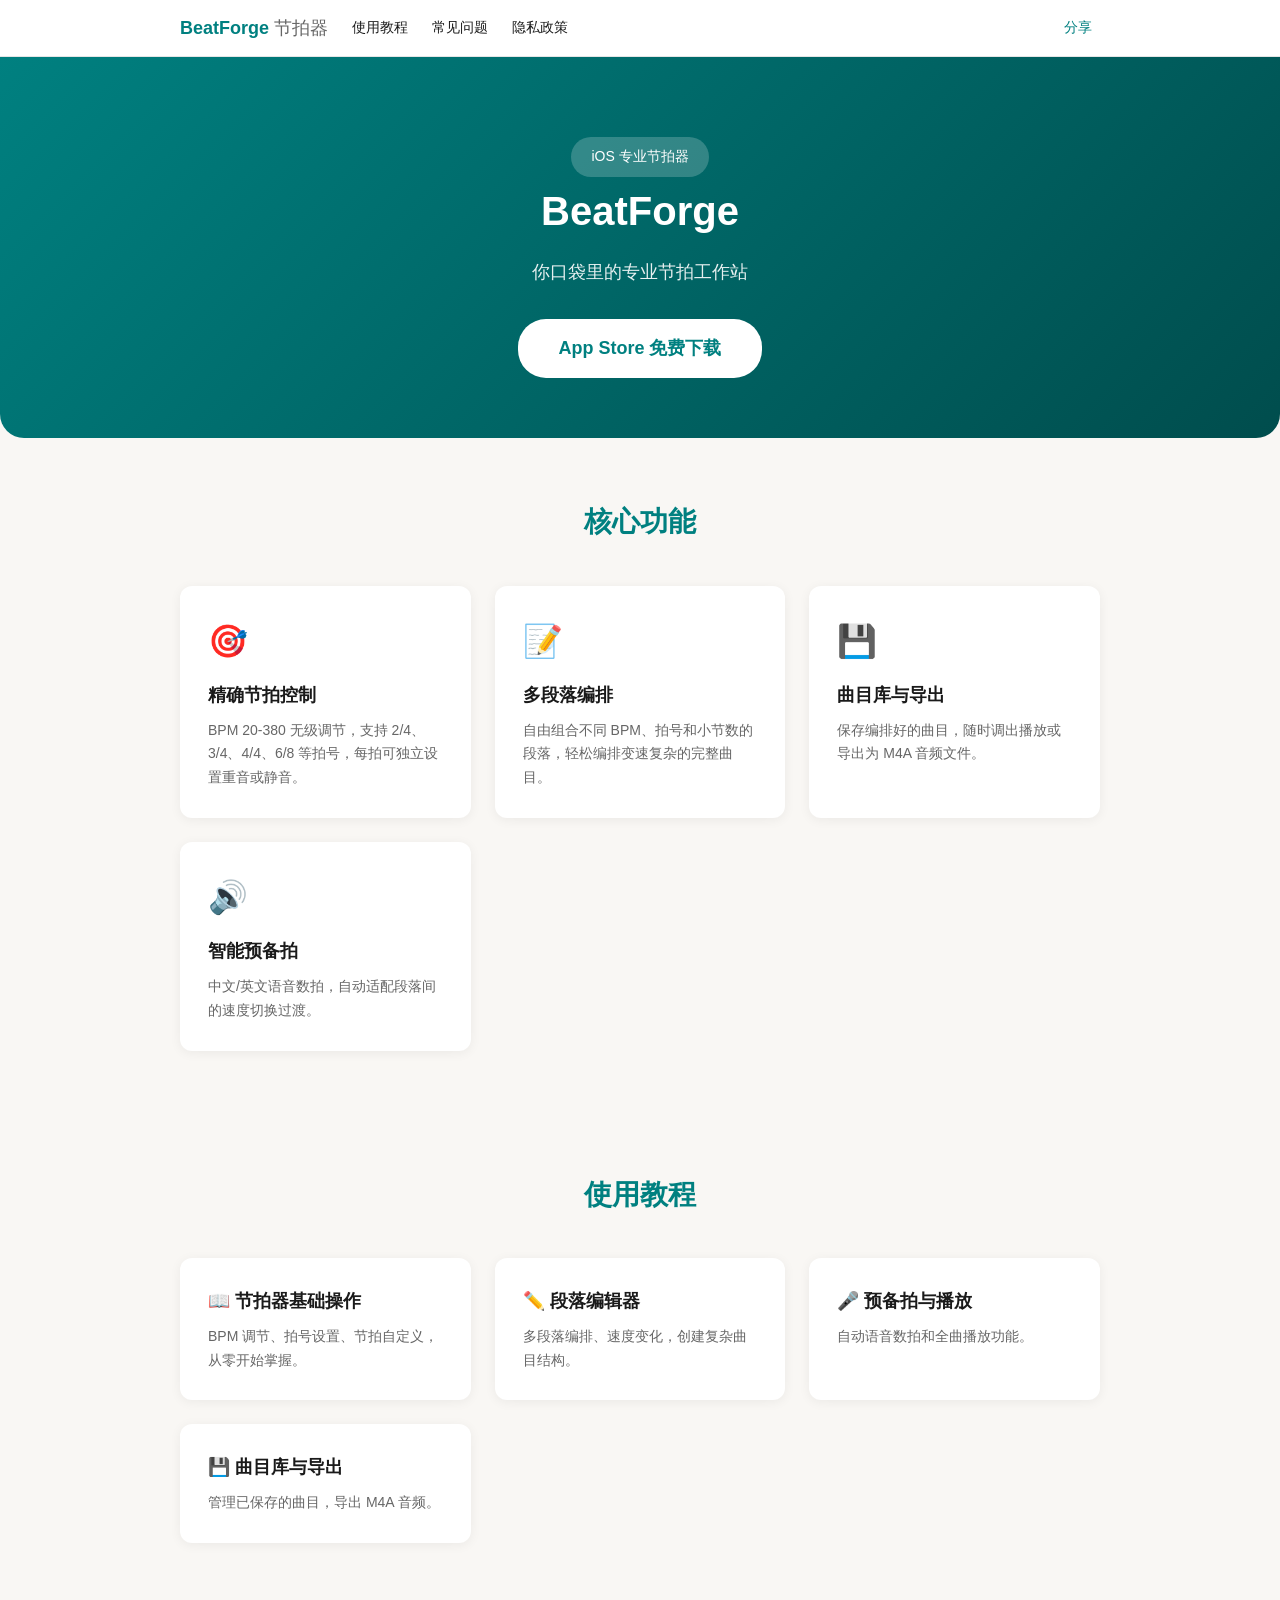
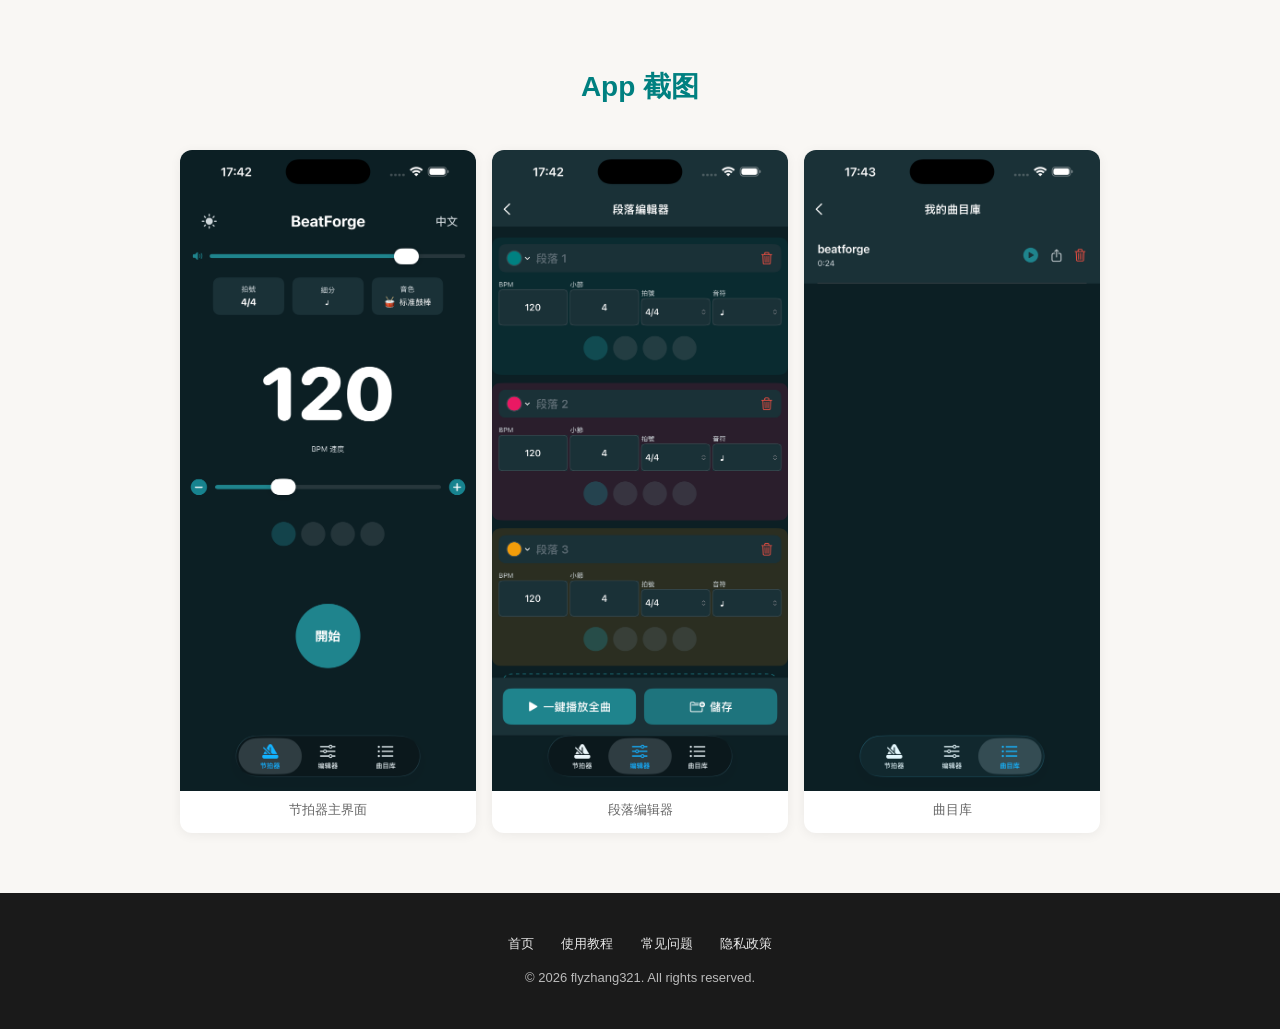
<file: index.html>
<!DOCTYPE html>
<html lang="zh-CN">
<head>
  <meta charset="UTF-8">
  <meta name="viewport" content="width=device-width, initial-scale=1">
  <title>BeatForge — 专业节拍器与音乐编排工具</title>
  <meta name="description" content="BeatForge 是一款专业级节拍器，支持多段落编排、M4A 导出和智能预备拍，为鼓手和音乐创作者设计。">
  <meta property="og:title" content="BeatForge - 专业节拍器">
  <meta property="og:description" content="智能节拍器 · 练鼓编曲必备。BPM 20-380，多段落编排，M4A 导出，免费下载。">
  <meta property="og:image" content="https://flyzhang321.github.io/beatforge-docs/images/screenshot-main.png">
  <meta property="og:url" content="https://flyzhang321.github.io/beatforge-docs/">
  <link rel="stylesheet" href="css/style.css">
  <link rel="icon" href="images/favicon.png">
</head>
<body>

<header>
  <nav>
    <a href="index.html" class="logo">BeatForge <span>节拍器</span></a>
    <a href="tutorials/basic.html">使用教程</a>
    <a href="faq.html">常见问题</a>
    <a href="privacy.html">隐私政策</a>
    <button id="shareBtn" style="background:none;border:none;color:var(--primary);cursor:pointer;font-size:14px;padding:4px 8px;margin-left:auto;">分享</button>
  </nav>
</header>

<section class="hero">
  <div class="badge">iOS 专业节拍器</div>
  <h1>BeatForge</h1>
  <p>你口袋里的专业节拍工作站</p>
  <a href="https://apps.apple.com/app/id6771656387" class="btn-download">App Store 免费下载</a>
</section>

<div class="container">

  <section class="section">
    <h2 class="section-title">核心功能</h2>
    <div class="features-grid">
      <div class="feature-card">
        <div class="icon">🎯</div>
        <h3>精确节拍控制</h3>
        <p>BPM 20-380 无级调节，支持 2/4、3/4、4/4、6/8 等拍号，每拍可独立设置重音或静音。</p>
      </div>
      <div class="feature-card">
        <div class="icon">📝</div>
        <h3>多段落编排</h3>
        <p>自由组合不同 BPM、拍号和小节数的段落，轻松编排变速复杂的完整曲目。</p>
      </div>
      <div class="feature-card">
        <div class="icon">💾</div>
        <h3>曲目库与导出</h3>
        <p>保存编排好的曲目，随时调出播放或导出为 M4A 音频文件。</p>
      </div>
      <div class="feature-card">
        <div class="icon">🔊</div>
        <h3>智能预备拍</h3>
        <p>中文/英文语音数拍，自动适配段落间的速度切换过渡。</p>
      </div>
    </div>
  </section>

  <section class="section">
    <h2 class="section-title">使用教程</h2>
    <div class="features-grid">
      <a href="tutorials/basic.html" class="feature-card" style="color:inherit;display:block;">
        <h3>📖 节拍器基础操作</h3>
        <p>BPM 调节、拍号设置、节拍自定义，从零开始掌握。</p>
      </a>
      <a href="tutorials/editor.html" class="feature-card" style="color:inherit;display:block;">
        <h3>✏️ 段落编辑器</h3>
        <p>多段落编排、速度变化，创建复杂曲目结构。</p>
      </a>
      <a href="tutorials/countin.html" class="feature-card" style="color:inherit;display:block;">
        <h3>🎤 预备拍与播放</h3>
        <p>自动语音数拍和全曲播放功能。</p>
      </a>
      <a href="tutorials/library.html" class="feature-card" style="color:inherit;display:block;">
        <h3>💾 曲目库与导出</h3>
        <p>管理已保存的曲目，导出 M4A 音频。</p>
      </a>
    </div>
  </section>

  <section class="section">
    <h2 class="section-title">App 截图</h2>
    <div class="screenshots">
      <div class="screenshot-card">
        <img src="images/screenshot-main.png" alt="节拍器主界面">
        <div class="label">节拍器主界面</div>
      </div>
      <div class="screenshot-card">
        <img src="images/screenshot-editor.png" alt="段落编辑器">
        <div class="label">段落编辑器</div>
      </div>
      <div class="screenshot-card">
        <img src="images/screenshot-library.png" alt="曲目库">
        <div class="label">曲目库</div>
      </div>
    </div>
  </section>

</div>

<footer>
  <div class="links">
    <a href="index.html">首页</a>
    <a href="tutorials/basic.html">使用教程</a>
    <a href="faq.html">常见问题</a>
    <a href="privacy.html">隐私政策</a>
  </div>
  <p>© 2026 flyzhang321. All rights reserved.</p>
</footer>

<script src="js/script.js"></script>
</body>
</html>
</file>
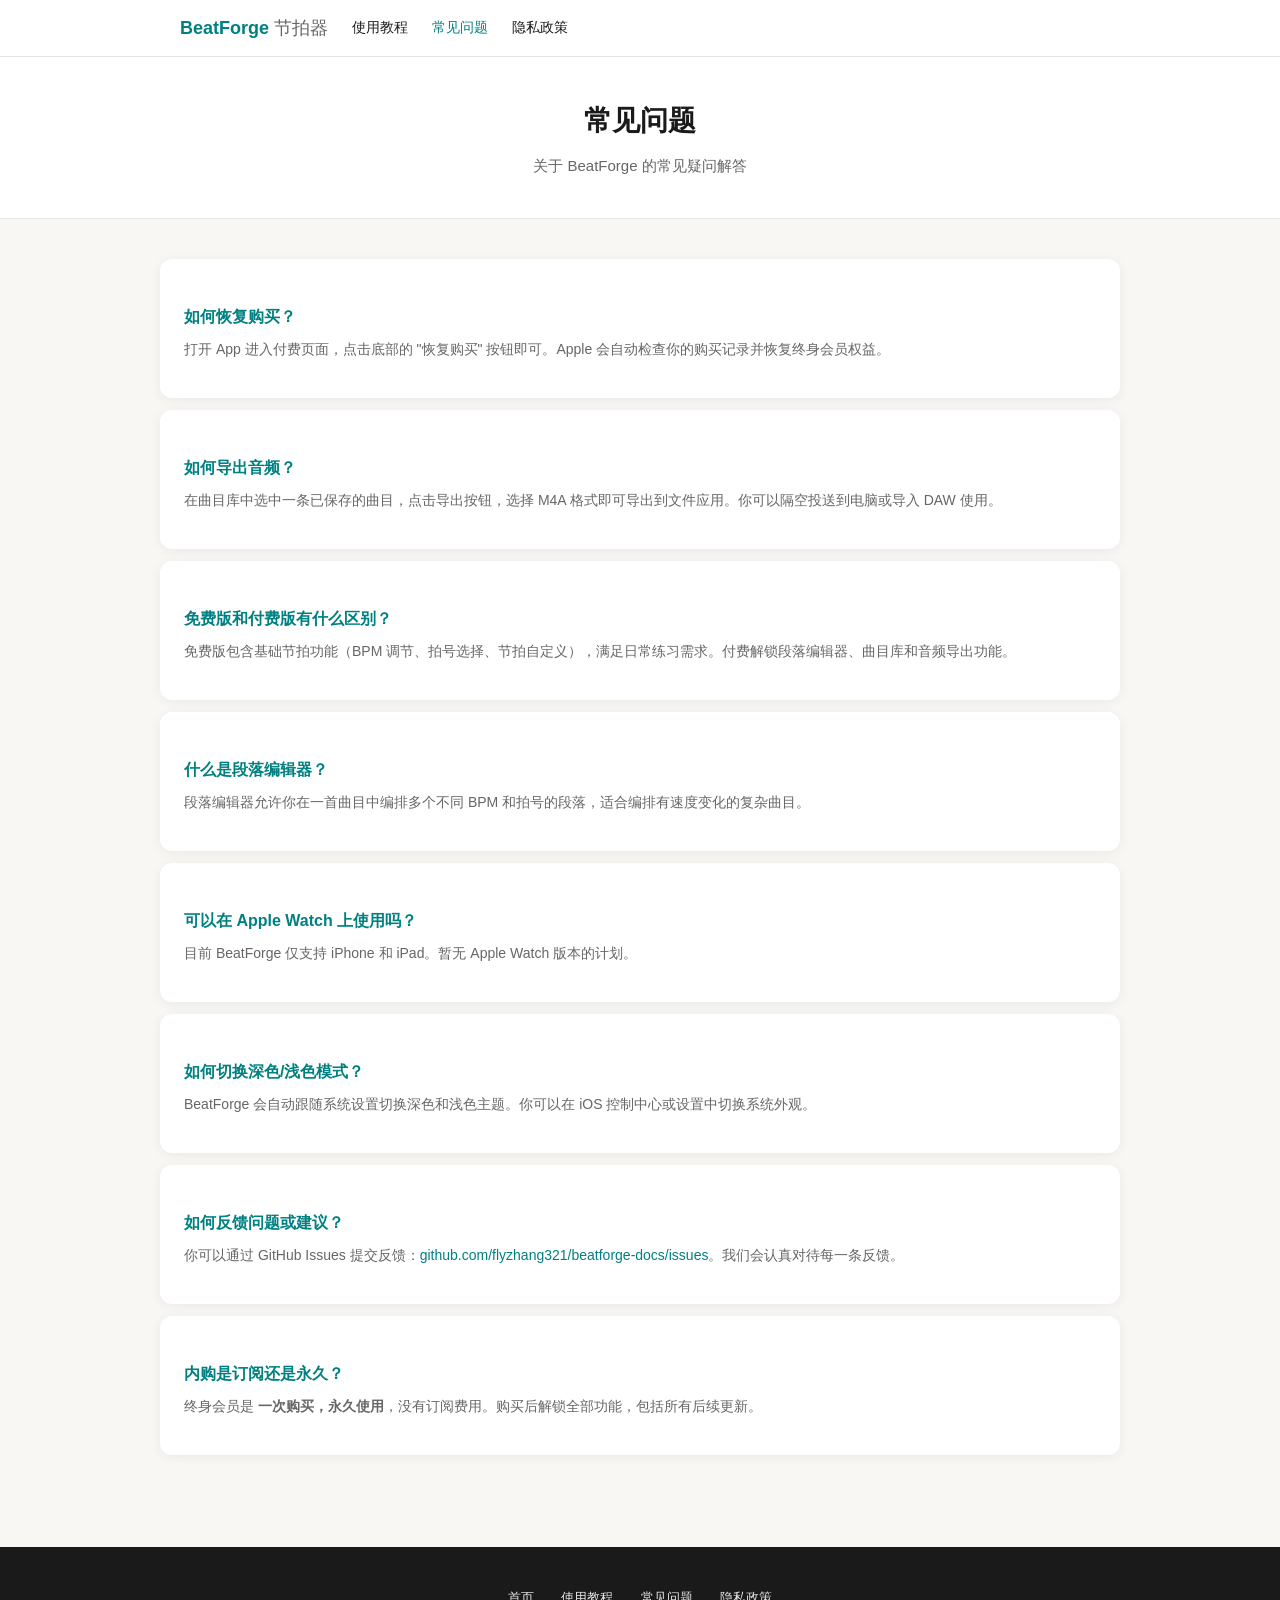
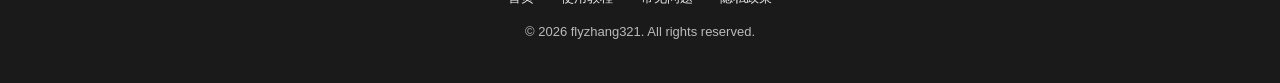
<file: faq.html>
<!DOCTYPE html>
<html lang="zh-CN">
<head>
  <meta charset="UTF-8">
  <meta name="viewport" content="width=device-width, initial-scale=1">
  <title>常见问题 — BeatForge 支持</title>
  <meta name="description" content="BeatForge 常见问题解答：如何使用、内购、导出等。">
  <link rel="stylesheet" href="css/style.css">
</head>
<body>

<header>
  <nav>
    <a href="index.html" class="logo">BeatForge <span>节拍器</span></a>
    <a href="tutorials/basic.html">使用教程</a>
    <a href="faq.html" style="color:var(--primary);">常见问题</a>
    <a href="privacy.html">隐私政策</a>
  </nav>
</header>

<div class="page-header">
  <h1>常见问题</h1>
  <p>关于 BeatForge 的常见疑问解答</p>
</div>

<div class="container content">

  <div class="faq-item">
    <h3>如何恢复购买？</h3>
    <p>打开 App 进入付费页面，点击底部的 "恢复购买" 按钮即可。Apple 会自动检查你的购买记录并恢复终身会员权益。</p>
  </div>

  <div class="faq-item">
    <h3>如何导出音频？</h3>
    <p>在曲目库中选中一条已保存的曲目，点击导出按钮，选择 M4A 格式即可导出到文件应用。你可以隔空投送到电脑或导入 DAW 使用。</p>
  </div>

  <div class="faq-item">
    <h3>免费版和付费版有什么区别？</h3>
    <p>免费版包含基础节拍功能（BPM 调节、拍号选择、节拍自定义），满足日常练习需求。付费解锁段落编辑器、曲目库和音频导出功能。</p>
  </div>

  <div class="faq-item">
    <h3>什么是段落编辑器？</h3>
    <p>段落编辑器允许你在一首曲目中编排多个不同 BPM 和拍号的段落，适合编排有速度变化的复杂曲目。</p>
  </div>

  <div class="faq-item">
    <h3>可以在 Apple Watch 上使用吗？</h3>
    <p>目前 BeatForge 仅支持 iPhone 和 iPad。暂无 Apple Watch 版本的计划。</p>
  </div>

  <div class="faq-item">
    <h3>如何切换深色/浅色模式？</h3>
    <p>BeatForge 会自动跟随系统设置切换深色和浅色主题。你可以在 iOS 控制中心或设置中切换系统外观。</p>
  </div>

  <div class="faq-item">
    <h3>如何反馈问题或建议？</h3>
    <p>你可以通过 GitHub Issues 提交反馈：<a href="https://github.com/flyzhang321/beatforge-docs/issues" target="_blank">github.com/flyzhang321/beatforge-docs/issues</a>。我们会认真对待每一条反馈。</p>
  </div>

  <div class="faq-item">
    <h3>内购是订阅还是永久？</h3>
    <p>终身会员是 <strong>一次购买，永久使用</strong>，没有订阅费用。购买后解锁全部功能，包括所有后续更新。</p>
  </div>

</div>

<footer>
  <div class="links">
    <a href="index.html">首页</a>
    <a href="tutorials/basic.html">使用教程</a>
    <a href="faq.html">常见问题</a>
    <a href="privacy.html">隐私政策</a>
  </div>
  <p>© 2026 flyzhang321. All rights reserved.</p>
</footer>

<script src="js/script.js"></script>
</body>
</html>
</file>
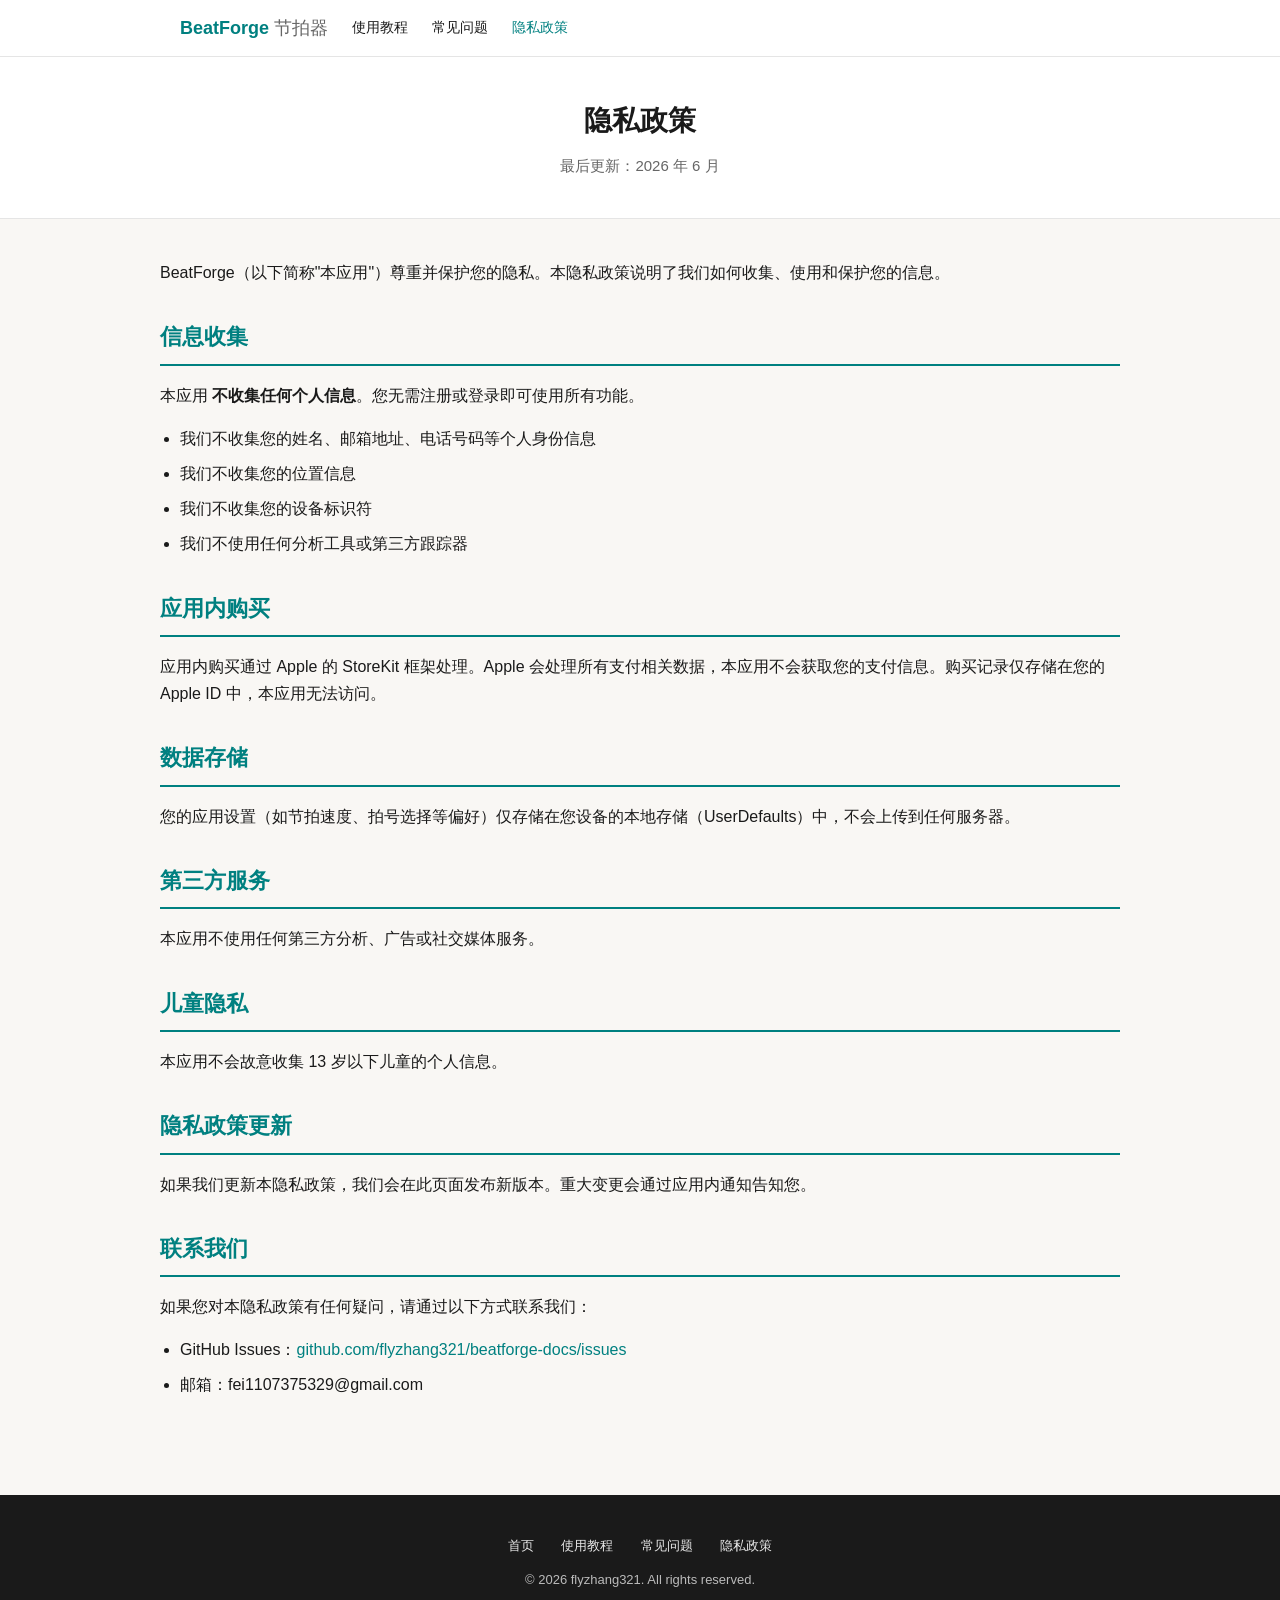
<file: privacy.html>
<!DOCTYPE html>
<html lang="zh-CN">
<head>
  <meta charset="UTF-8">
  <meta name="viewport" content="width=device-width, initial-scale=1">
  <title>隐私政策 — BeatForge</title>
  <meta name="description" content="BeatForge 隐私政策。">
  <link rel="stylesheet" href="css/style.css">
</head>
<body>

<header>
  <nav>
    <a href="index.html" class="logo">BeatForge <span>节拍器</span></a>
    <a href="tutorials/basic.html">使用教程</a>
    <a href="faq.html">常见问题</a>
    <a href="privacy.html" style="color:var(--primary);">隐私政策</a>
  </nav>
</header>

<div class="page-header">
  <h1>隐私政策</h1>
  <p>最后更新：2026 年 6 月</p>
</div>

<div class="container content">

  <p>BeatForge（以下简称"本应用"）尊重并保护您的隐私。本隐私政策说明了我们如何收集、使用和保护您的信息。</p>

  <h2>信息收集</h2>
  <p>本应用 <strong>不收集任何个人信息</strong>。您无需注册或登录即可使用所有功能。</p>
  <ul>
    <li>我们不收集您的姓名、邮箱地址、电话号码等个人身份信息</li>
    <li>我们不收集您的位置信息</li>
    <li>我们不收集您的设备标识符</li>
    <li>我们不使用任何分析工具或第三方跟踪器</li>
  </ul>

  <h2>应用内购买</h2>
  <p>应用内购买通过 Apple 的 StoreKit 框架处理。Apple 会处理所有支付相关数据，本应用不会获取您的支付信息。购买记录仅存储在您的 Apple ID 中，本应用无法访问。</p>

  <h2>数据存储</h2>
  <p>您的应用设置（如节拍速度、拍号选择等偏好）仅存储在您设备的本地存储（UserDefaults）中，不会上传到任何服务器。</p>

  <h2>第三方服务</h2>
  <p>本应用不使用任何第三方分析、广告或社交媒体服务。</p>

  <h2>儿童隐私</h2>
  <p>本应用不会故意收集 13 岁以下儿童的个人信息。</p>

  <h2>隐私政策更新</h2>
  <p>如果我们更新本隐私政策，我们会在此页面发布新版本。重大变更会通过应用内通知告知您。</p>

  <h2>联系我们</h2>
  <p>如果您对本隐私政策有任何疑问，请通过以下方式联系我们：</p>
  <ul>
    <li>GitHub Issues：<a href="https://github.com/flyzhang321/beatforge-docs/issues" target="_blank">github.com/flyzhang321/beatforge-docs/issues</a></li>
    <li>邮箱：fei1107375329@gmail.com</li>
  </ul>

</div>

<footer>
  <div class="links">
    <a href="index.html">首页</a>
    <a href="tutorials/basic.html">使用教程</a>
    <a href="faq.html">常见问题</a>
    <a href="privacy.html">隐私政策</a>
  </div>
  <p>© 2026 flyzhang321. All rights reserved.</p>
</footer>

<script src="js/script.js"></script>
</body>
</html>
</file>
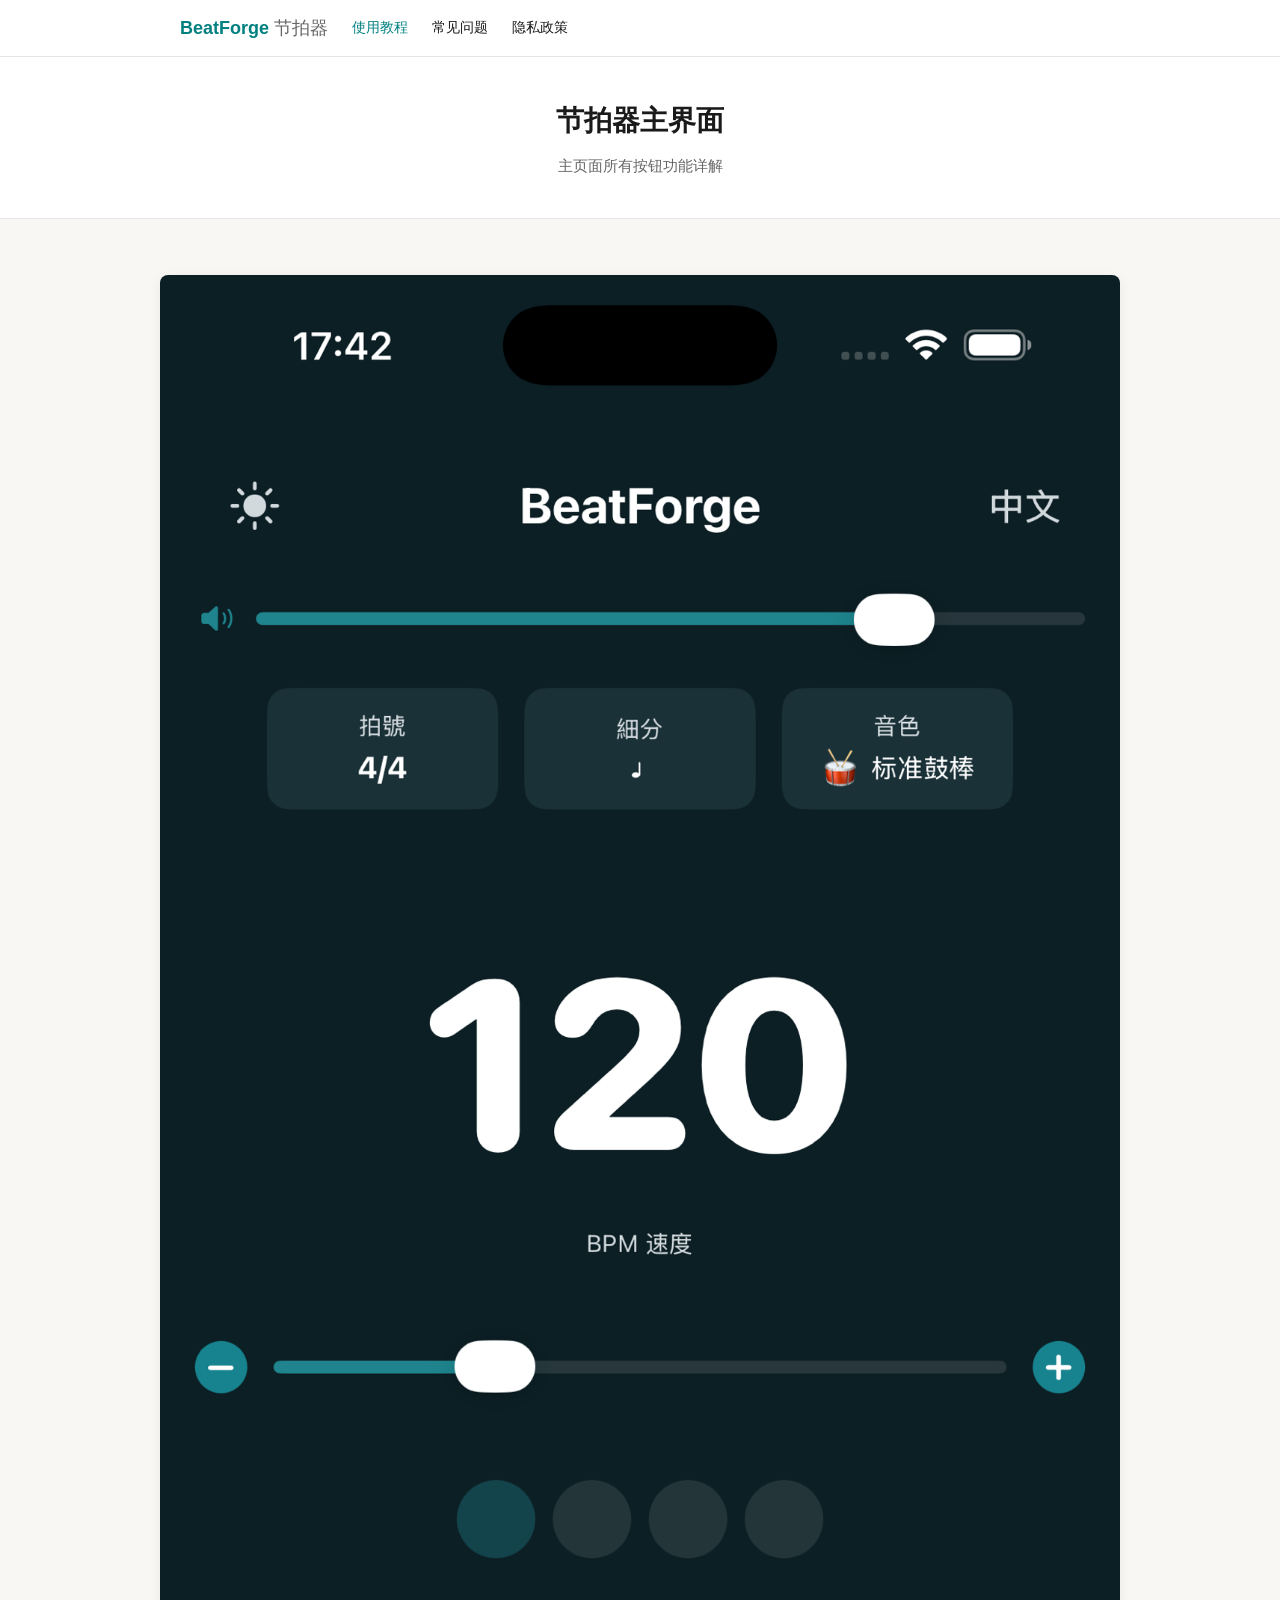
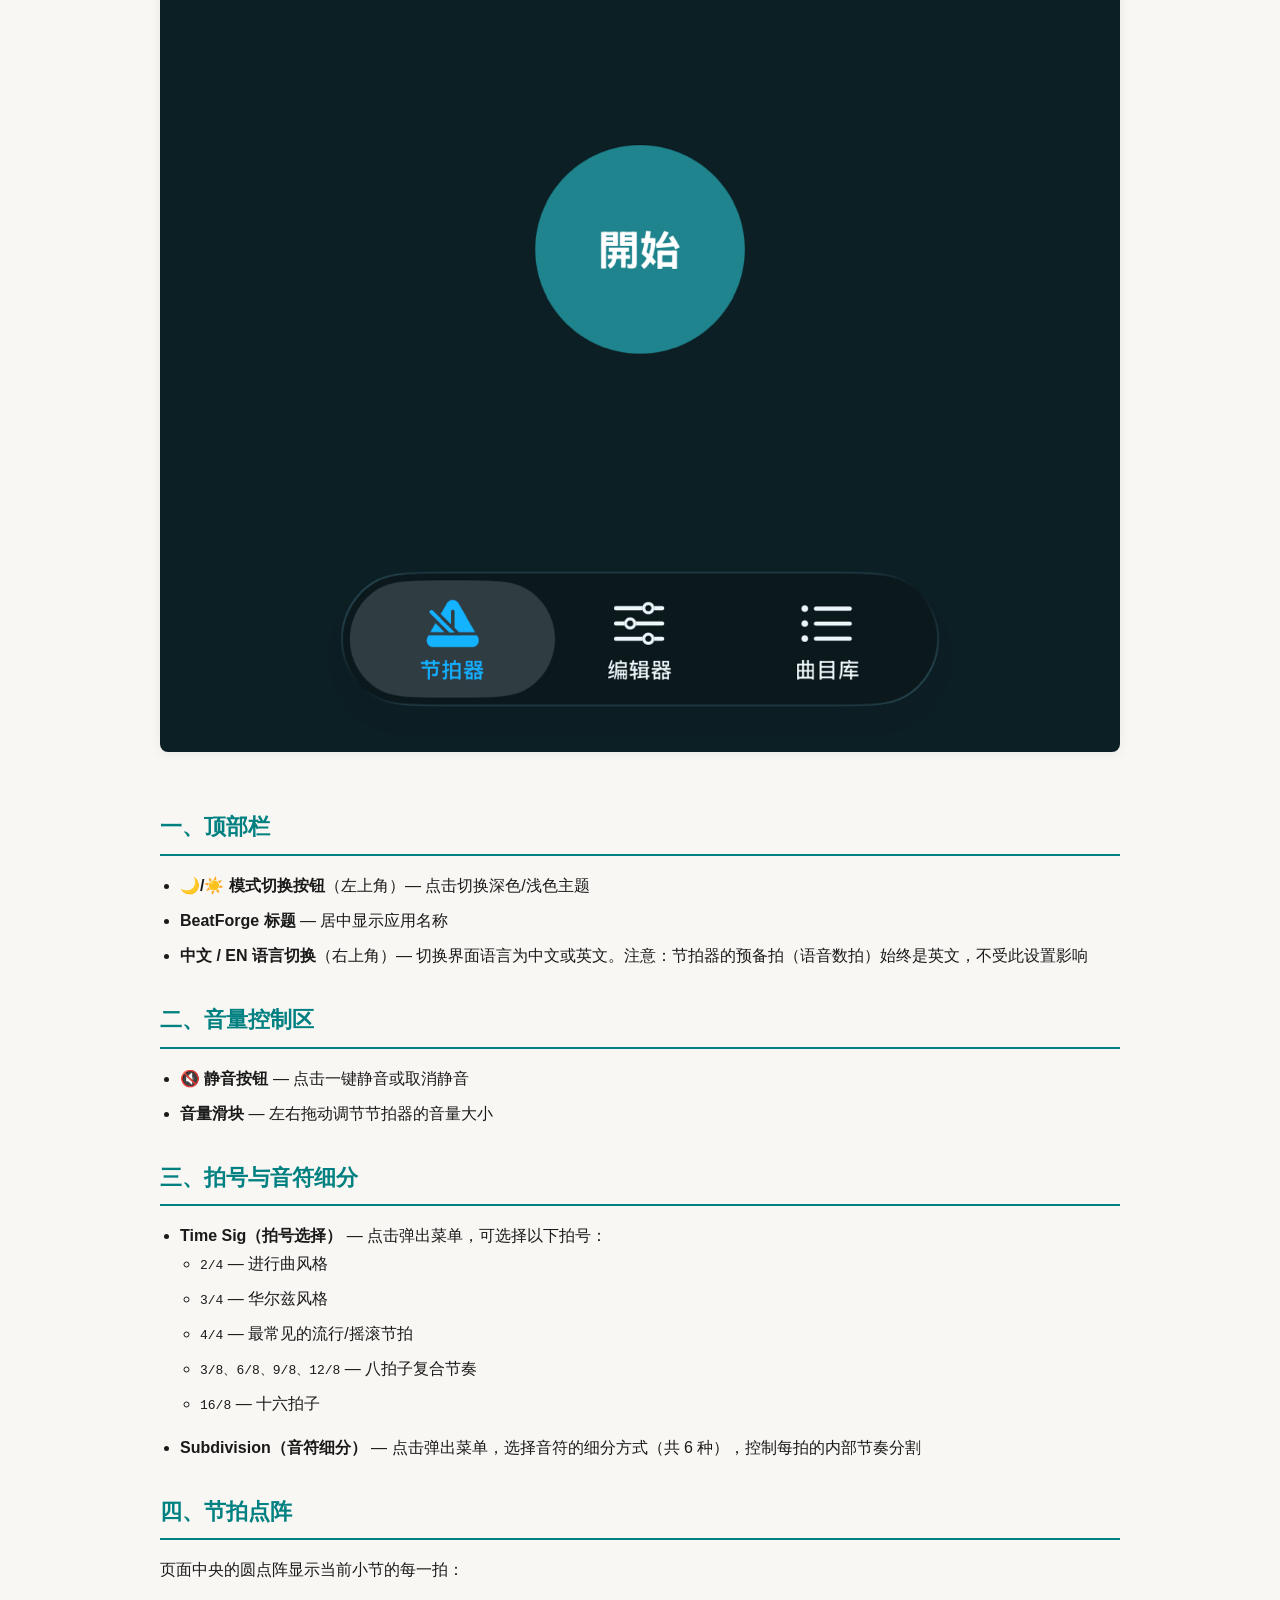
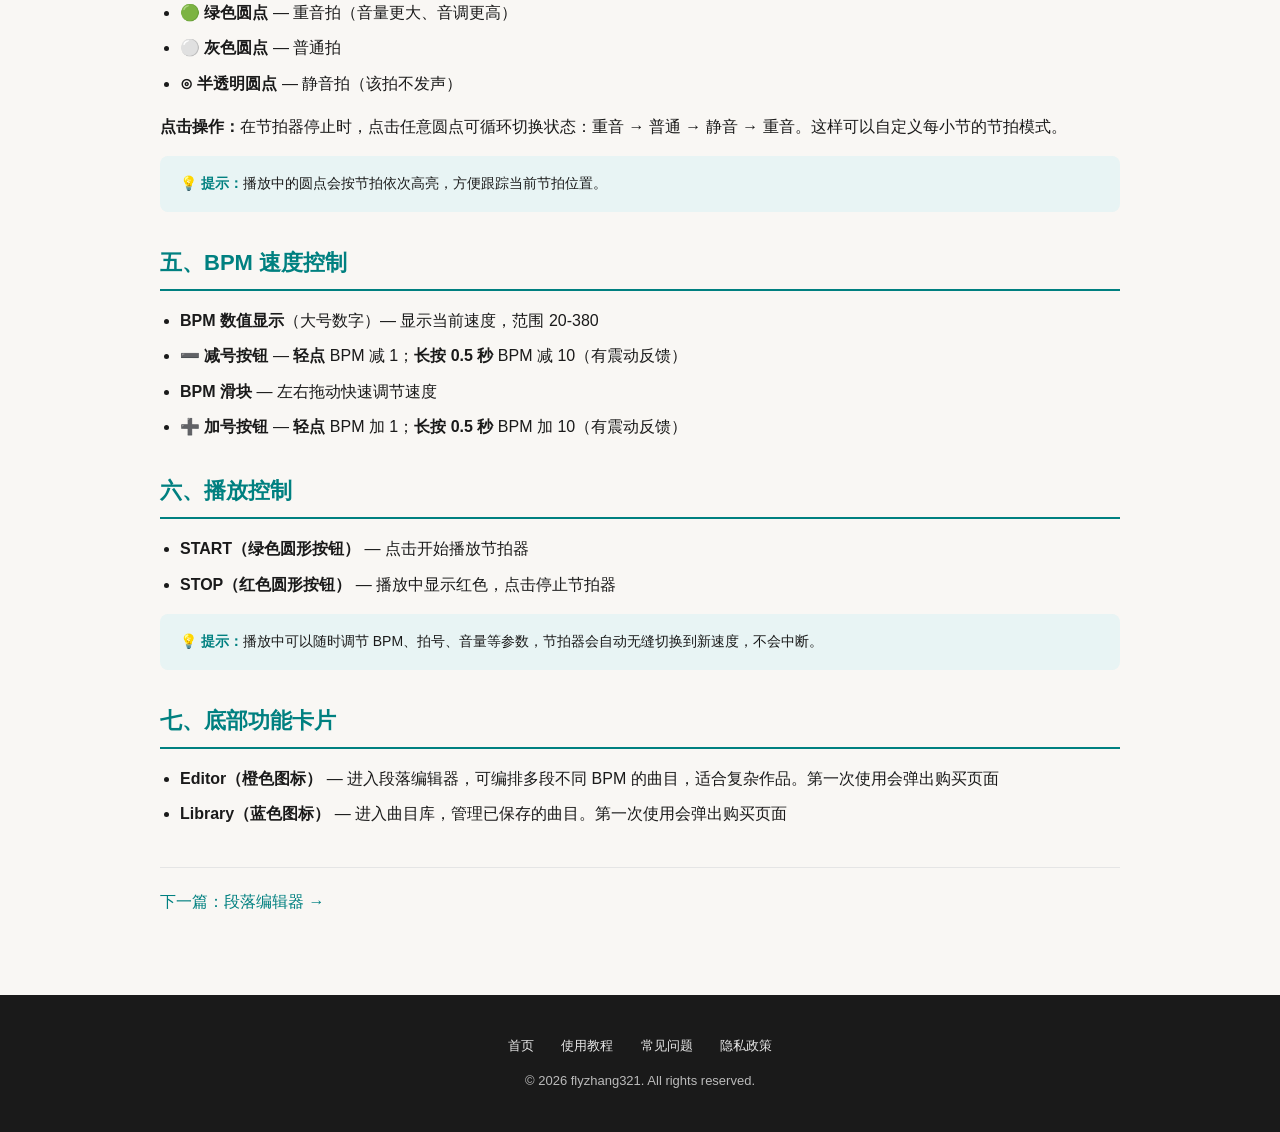
<file: tutorials/basic.html>
<!DOCTYPE html>
<html lang="zh-CN">
<head>
  <meta charset="UTF-8">
  <meta name="viewport" content="width=device-width, initial-scale=1">
  <title>节拍器主界面 — BeatForge 教程</title>
  <meta name="description" content="学习 BeatForge 节拍器主界面的每个按钮和功能。">
  <link rel="stylesheet" href="../css/style.css">
</head>
<body>

<header>
  <nav>
    <a href="../index.html" class="logo">BeatForge <span>节拍器</span></a>
    <a href="basic.html" style="color:var(--primary);">使用教程</a>
    <a href="../faq.html">常见问题</a>
    <a href="../privacy.html">隐私政策</a>
  </nav>
</header>

<div class="page-header">
  <h1>节拍器主界面</h1>
  <p>主页面所有按钮功能详解</p>
</div>

<div class="container content">

  <img src="../images/screenshot-main.png" alt="节拍器主界面全貌">

  <h2>一、顶部栏</h2>
  <ul>
    <li><strong>🌙/☀️ 模式切换按钮</strong>（左上角）— 点击切换深色/浅色主题</li>
    <li><strong>BeatForge 标题</strong> — 居中显示应用名称</li>
    <li><strong>中文 / EN 语言切换</strong>（右上角）— 切换界面语言为中文或英文。注意：节拍器的预备拍（语音数拍）始终是英文，不受此设置影响</li>
  </ul>

  <h2>二、音量控制区</h2>
  <ul>
    <li><strong>🔇 静音按钮</strong> — 点击一键静音或取消静音</li>
    <li><strong>音量滑块</strong> — 左右拖动调节节拍器的音量大小</li>
  </ul>

  <h2>三、拍号与音符细分</h2>
  <ul>
    <li><strong>Time Sig（拍号选择）</strong> — 点击弹出菜单，可选择以下拍号：
      <ul>
        <li><code>2/4</code> — 进行曲风格</li>
        <li><code>3/4</code> — 华尔兹风格</li>
        <li><code>4/4</code> — 最常见的流行/摇滚节拍</li>
        <li><code>3/8、6/8、9/8、12/8</code> — 八拍子复合节奏</li>
        <li><code>16/8</code> — 十六拍子</li>
      </ul>
    </li>
    <li><strong>Subdivision（音符细分）</strong> — 点击弹出菜单，选择音符的细分方式（共 6 种），控制每拍的内部节奏分割</li>
  </ul>

  <h2>四、节拍点阵</h2>
  <p>页面中央的圆点阵显示当前小节的每一拍：</p>
  <ul>
    <li><strong>🟢 绿色圆点</strong> — 重音拍（音量更大、音调更高）</li>
    <li><strong>⚪ 灰色圆点</strong> — 普通拍</li>
    <li><strong>⊙ 半透明圆点</strong> — 静音拍（该拍不发声）</li>
  </ul>
  <p><strong>点击操作：</strong>在节拍器停止时，点击任意圆点可循环切换状态：重音 → 普通 → 静音 → 重音。这样可以自定义每小节的节拍模式。</p>

  <div class="tip">
    <strong>💡 提示：</strong>播放中的圆点会按节拍依次高亮，方便跟踪当前节拍位置。
  </div>

  <h2>五、BPM 速度控制</h2>
  <ul>
    <li><strong>BPM 数值显示</strong>（大号数字）— 显示当前速度，范围 20-380</li>
    <li><strong>➖ 减号按钮</strong> — <strong>轻点</strong> BPM 减 1；<strong>长按 0.5 秒</strong> BPM 减 10（有震动反馈）</li>
    <li><strong>BPM 滑块</strong> — 左右拖动快速调节速度</li>
    <li><strong>➕ 加号按钮</strong> — <strong>轻点</strong> BPM 加 1；<strong>长按 0.5 秒</strong> BPM 加 10（有震动反馈）</li>
  </ul>

  <h2>六、播放控制</h2>
  <ul>
    <li><strong>START（绿色圆形按钮）</strong> — 点击开始播放节拍器</li>
    <li><strong>STOP（红色圆形按钮）</strong> — 播放中显示红色，点击停止节拍器</li>
  </ul>

  <div class="tip">
    <strong>💡 提示：</strong>播放中可以随时调节 BPM、拍号、音量等参数，节拍器会自动无缝切换到新速度，不会中断。
  </div>

  <h2>七、底部功能卡片</h2>
  <ul>
    <li><strong>Editor（橙色图标）</strong> — 进入段落编辑器，可编排多段不同 BPM 的曲目，适合复杂作品。第一次使用会弹出购买页面</li>
    <li><strong>Library（蓝色图标）</strong> — 进入曲目库，管理已保存的曲目。第一次使用会弹出购买页面</li>
  </ul>

  <div style="margin-top:40px;padding-top:20px;border-top:1px solid var(--border);display:flex;justify-content:space-between;">
    <a href="editor.html">下一篇：段落编辑器 →</a>
  </div>

</div>

<footer>
  <div class="links">
    <a href="../index.html">首页</a>
    <a href="basic.html">使用教程</a>
    <a href="../faq.html">常见问题</a>
    <a href="../privacy.html">隐私政策</a>
  </div>
  <p>© 2026 flyzhang321. All rights reserved.</p>
</footer>

</body>
</html>
</file>
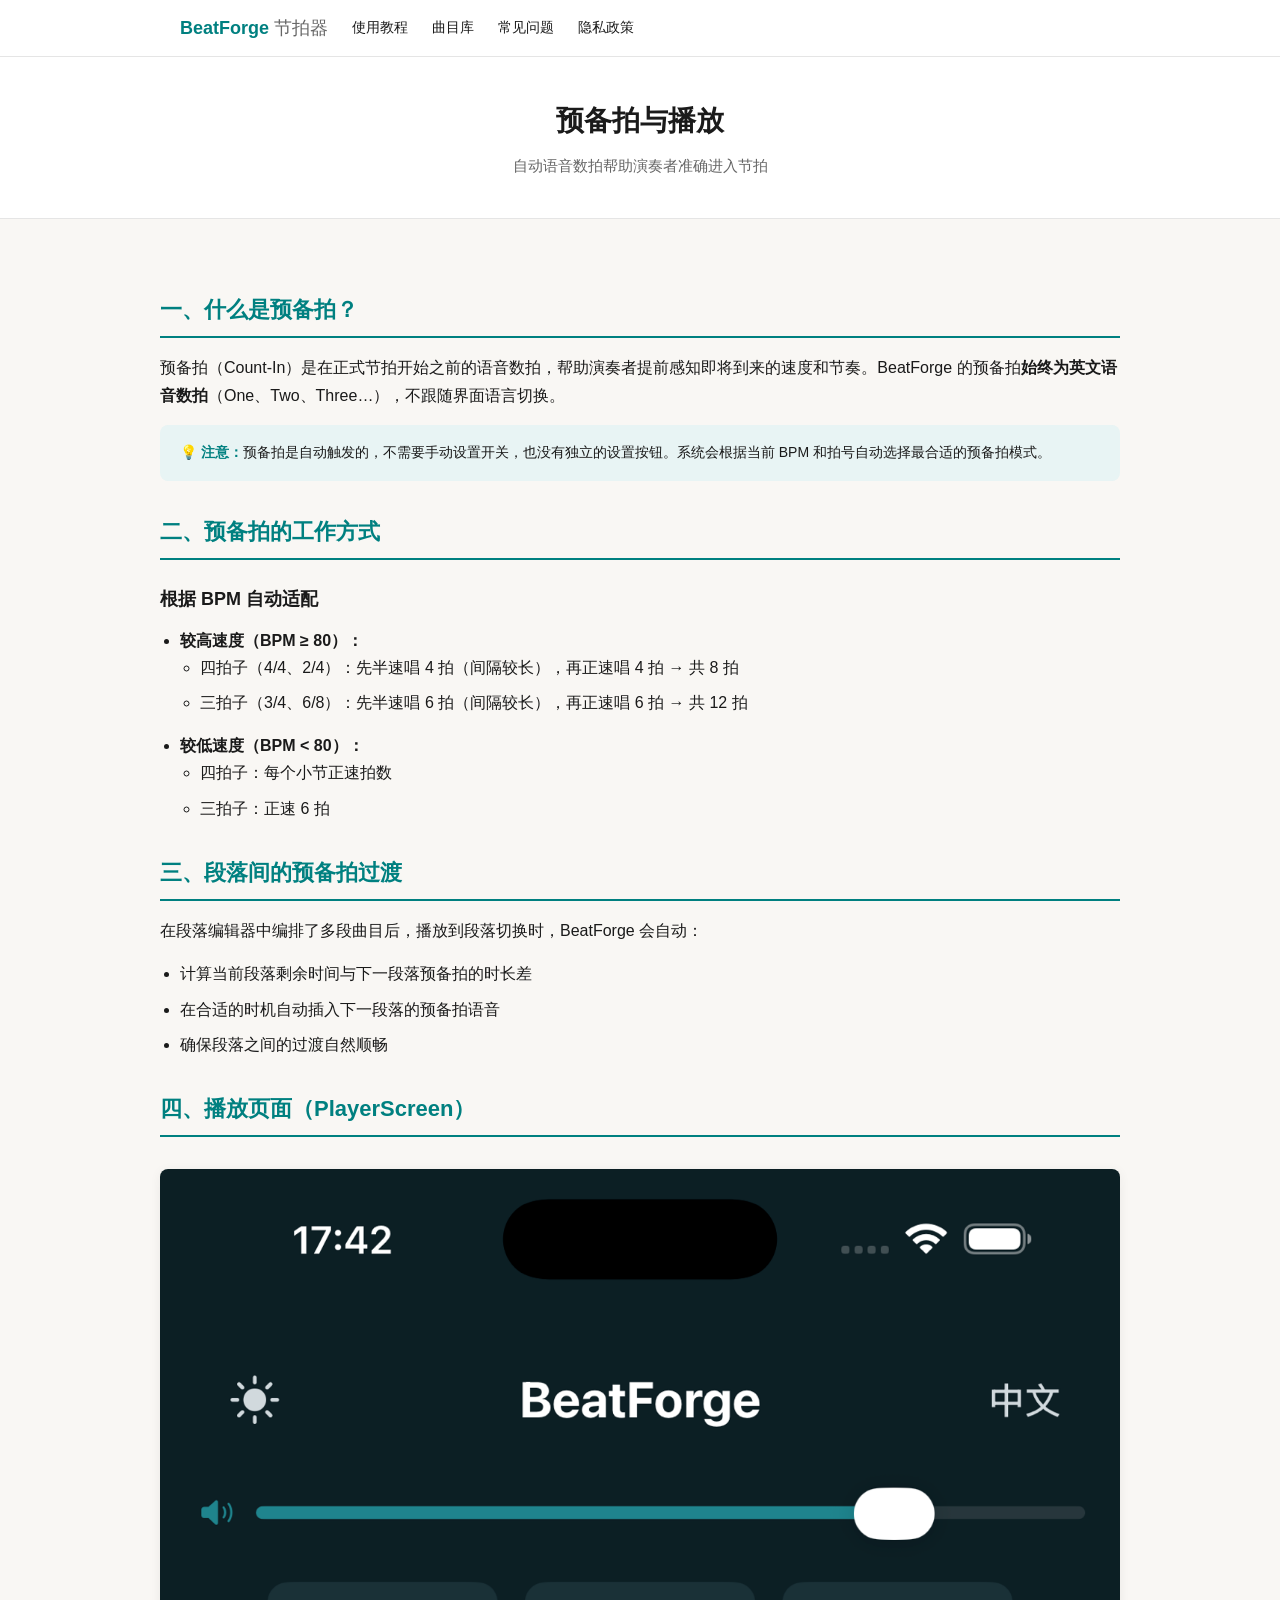
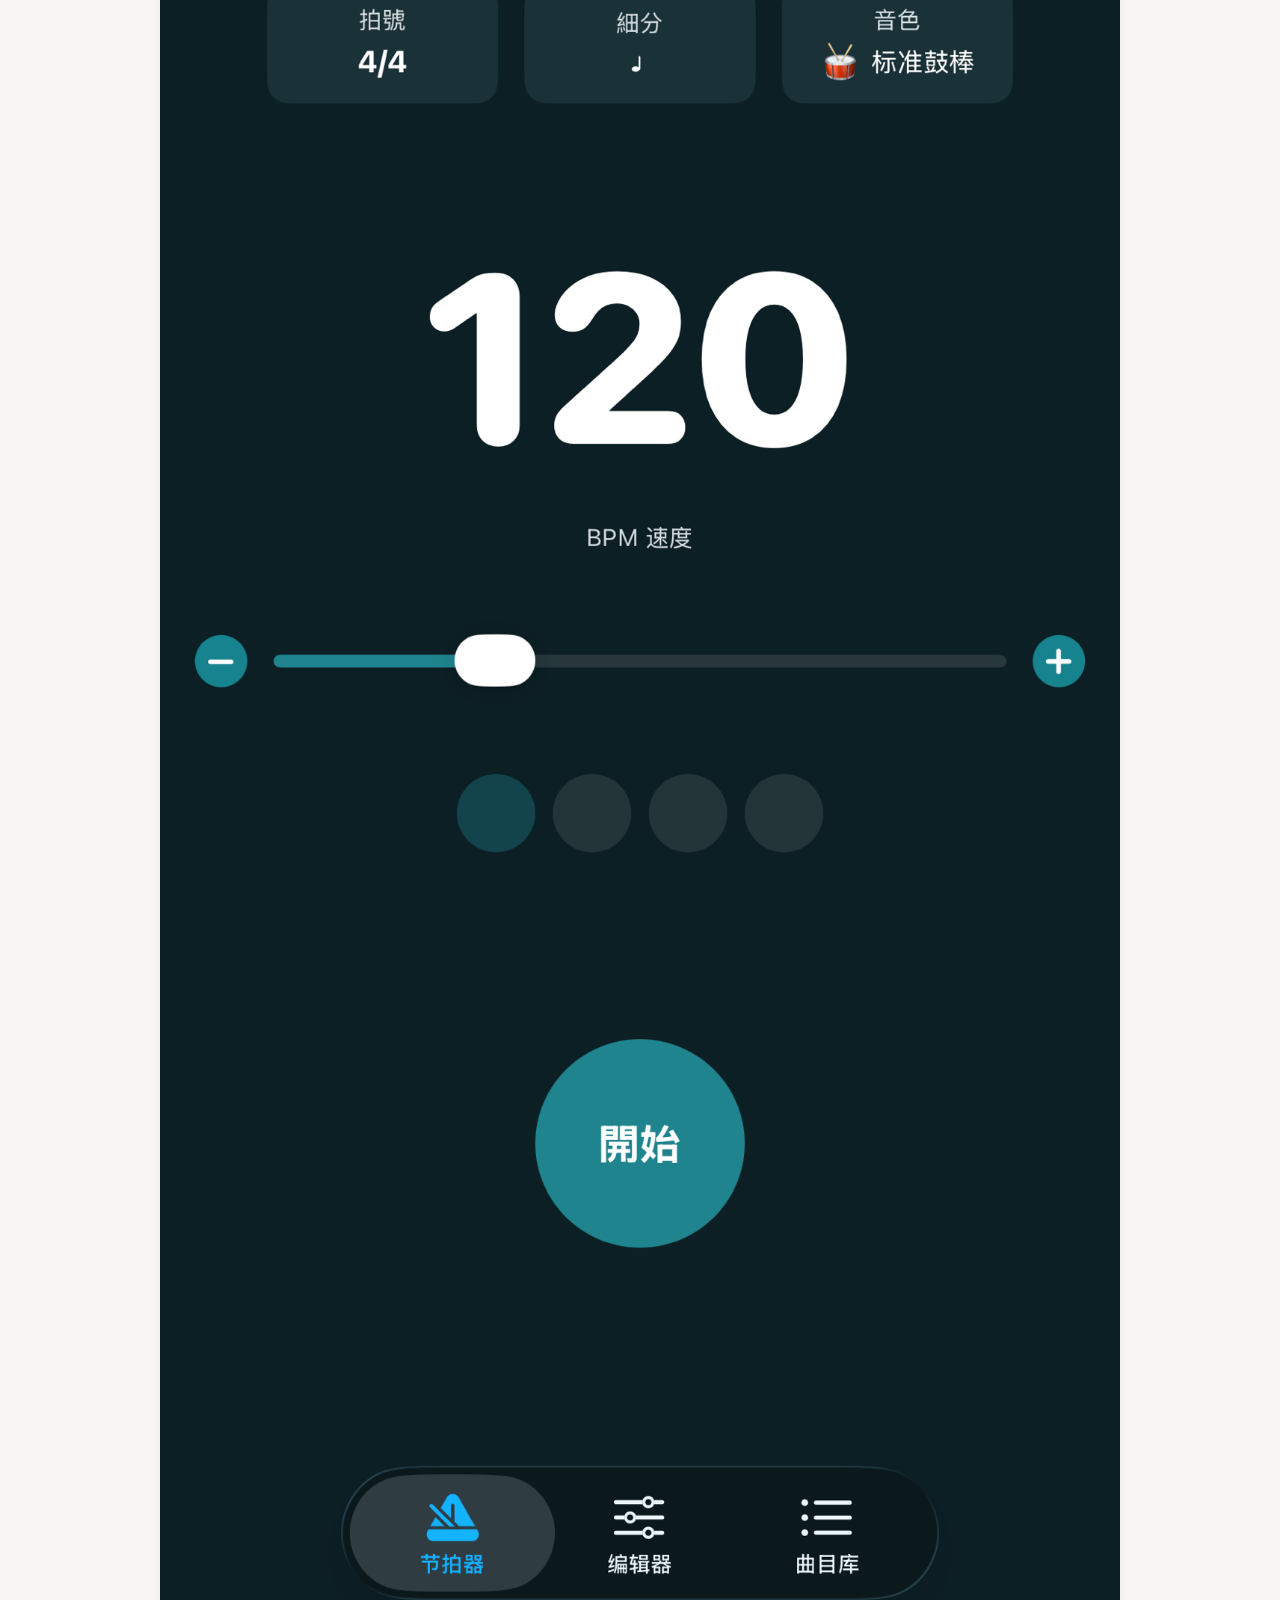
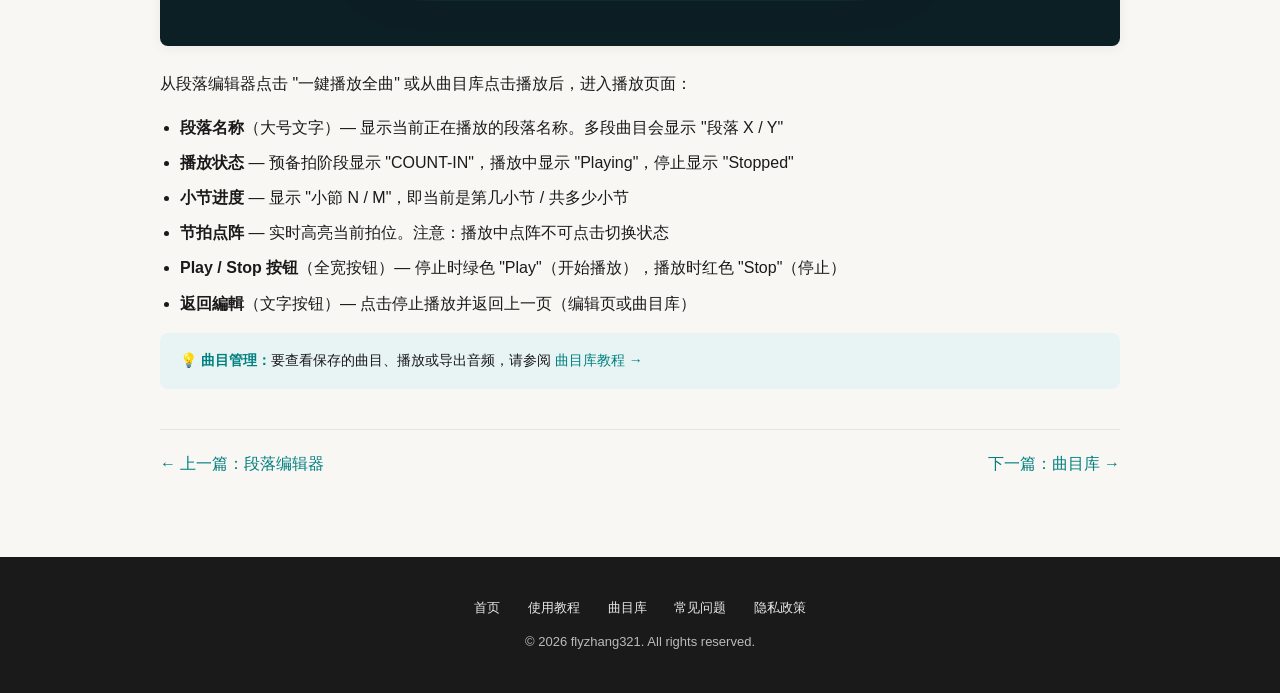
<file: tutorials/countin.html>
<!DOCTYPE html>
<html lang="zh-CN">
<head>
  <meta charset="UTF-8">
  <meta name="viewport" content="width=device-width, initial-scale=1">
  <title>预备拍与播放 — BeatForge 教程</title>
  <meta name="description" content="了解 BeatForge 的预备拍（语音数拍）和曲目播放功能。">
  <link rel="stylesheet" href="../css/style.css">
</head>
<body>

<header>
  <nav>
    <a href="../index.html" class="logo">BeatForge <span>节拍器</span></a>
    <a href="basic.html">使用教程</a>
    <a href="library.html">曲目库</a>
    <a href="../faq.html">常见问题</a>
    <a href="../privacy.html">隐私政策</a>
  </nav>
</header>

<div class="page-header">
  <h1>预备拍与播放</h1>
  <p>自动语音数拍帮助演奏者准确进入节拍</p>
</div>

<div class="container content">

  <h2>一、什么是预备拍？</h2>
  <p>预备拍（Count-In）是在正式节拍开始之前的语音数拍，帮助演奏者提前感知即将到来的速度和节奏。BeatForge 的预备拍<strong>始终为英文语音数拍</strong>（One、Two、Three…），不跟随界面语言切换。</p>

  <div class="tip">
    <strong>💡 注意：</strong>预备拍是自动触发的，不需要手动设置开关，也没有独立的设置按钮。系统会根据当前 BPM 和拍号自动选择最合适的预备拍模式。
  </div>

  <h2>二、预备拍的工作方式</h2>

  <h3>根据 BPM 自动适配</h3>
  <ul>
    <li><strong>较高速度（BPM ≥ 80）：</strong>
      <ul>
        <li>四拍子（4/4、2/4）：先半速唱 4 拍（间隔较长），再正速唱 4 拍 → 共 8 拍</li>
        <li>三拍子（3/4、6/8）：先半速唱 6 拍（间隔较长），再正速唱 6 拍 → 共 12 拍</li>
      </ul>
    </li>
    <li><strong>较低速度（BPM &lt; 80）：</strong>
      <ul>
        <li>四拍子：每个小节正速拍数</li>
        <li>三拍子：正速 6 拍</li>
      </ul>
    </li>
  </ul>

  <h2>三、段落间的预备拍过渡</h2>
  <p>在段落编辑器中编排了多段曲目后，播放到段落切换时，BeatForge 会自动：</p>
  <ul>
    <li>计算当前段落剩余时间与下一段落预备拍的时长差</li>
    <li>在合适的时机自动插入下一段落的预备拍语音</li>
    <li>确保段落之间的过渡自然顺畅</li>
  </ul>

  <h2>四、播放页面（PlayerScreen）</h2>

  <img src="../images/screenshot-main.png" alt="播放页面">

  <p>从段落编辑器点击 "一鍵播放全曲" 或从曲目库点击播放后，进入播放页面：</p>

  <ul>
    <li><strong>段落名称</strong>（大号文字）— 显示当前正在播放的段落名称。多段曲目会显示 "段落 X / Y"</li>
    <li><strong>播放状态</strong> — 预备拍阶段显示 "COUNT-IN"，播放中显示 "Playing"，停止显示 "Stopped"</li>
    <li><strong>小节进度</strong> — 显示 "小節 N / M"，即当前是第几小节 / 共多少小节</li>
    <li><strong>节拍点阵</strong> — 实时高亮当前拍位。注意：播放中点阵不可点击切换状态</li>
    <li><strong>Play / Stop 按钮</strong>（全宽按钮）— 停止时绿色 "Play"（开始播放），播放时红色 "Stop"（停止）</li>
    <li><strong>返回編輯</strong>（文字按钮）— 点击停止播放并返回上一页（编辑页或曲目库）</li>
  </ul>

  <div class="tip">
    <strong>💡 曲目管理：</strong>要查看保存的曲目、播放或导出音频，请参阅 <a href="library.html">曲目库教程 →</a>
  </div>

  <div style="margin-top:40px;padding-top:20px;border-top:1px solid var(--border);display:flex;justify-content:space-between;">
    <a href="editor.html">← 上一篇：段落编辑器</a>
    <a href="library.html">下一篇：曲目库 →</a>
  </div>

</div>

<footer>
  <div class="links">
    <a href="../index.html">首页</a>
    <a href="basic.html">使用教程</a>
    <a href="library.html">曲目库</a>
    <a href="../faq.html">常见问题</a>
    <a href="../privacy.html">隐私政策</a>
  </div>
  <p>© 2026 flyzhang321. All rights reserved.</p>
</footer>

</body>
</html>
</file>
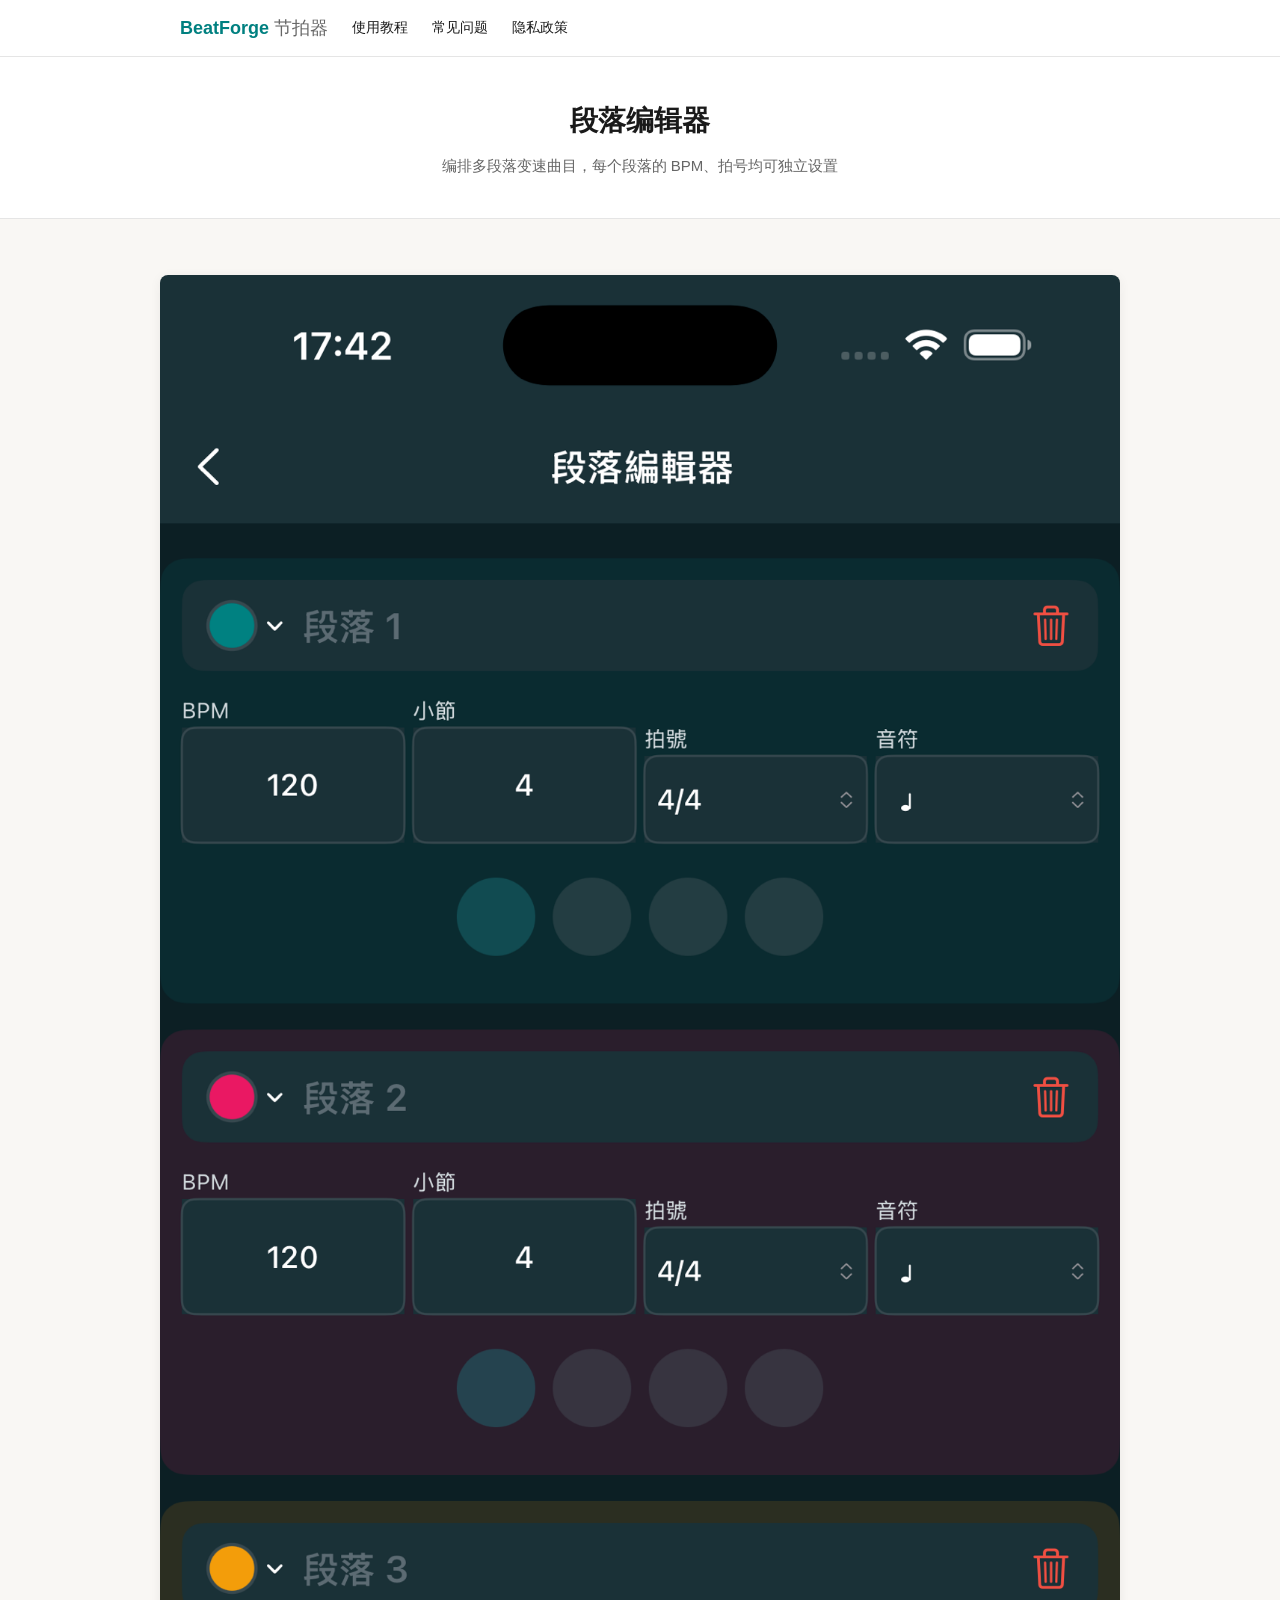
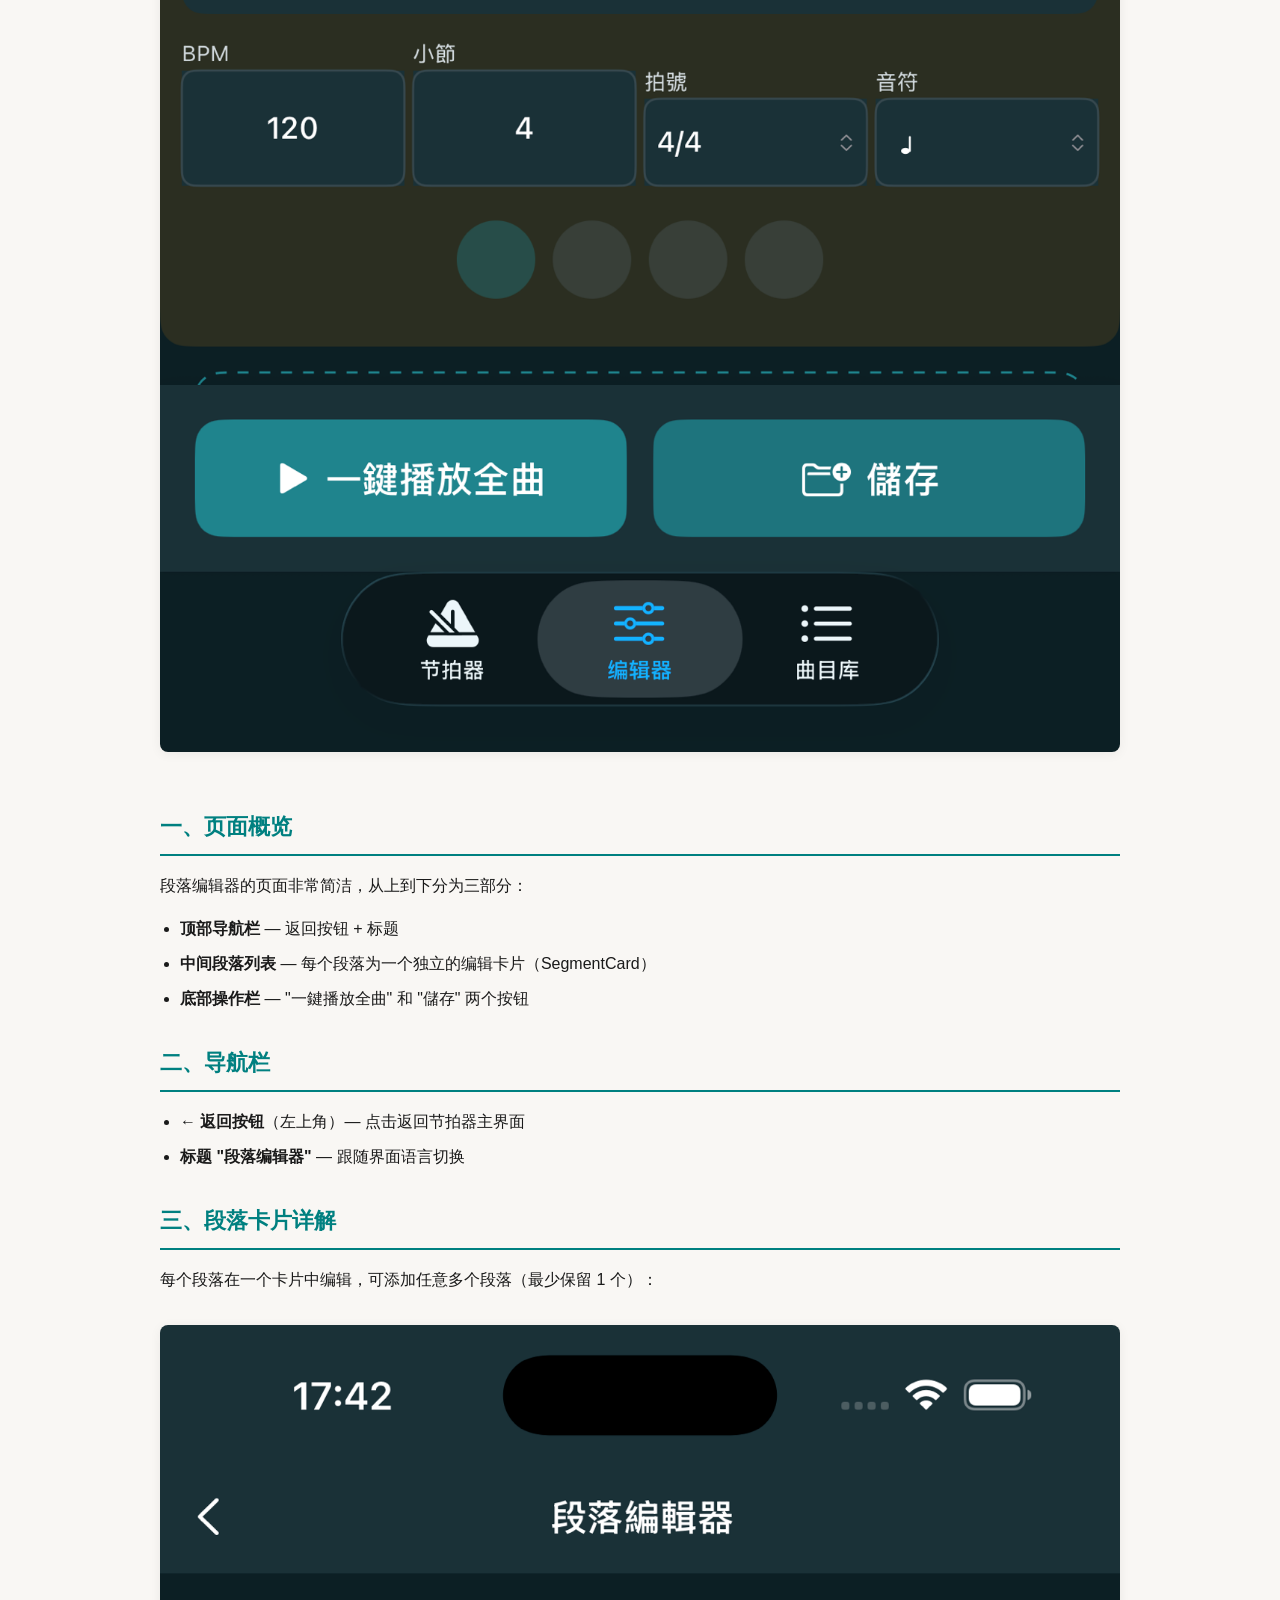
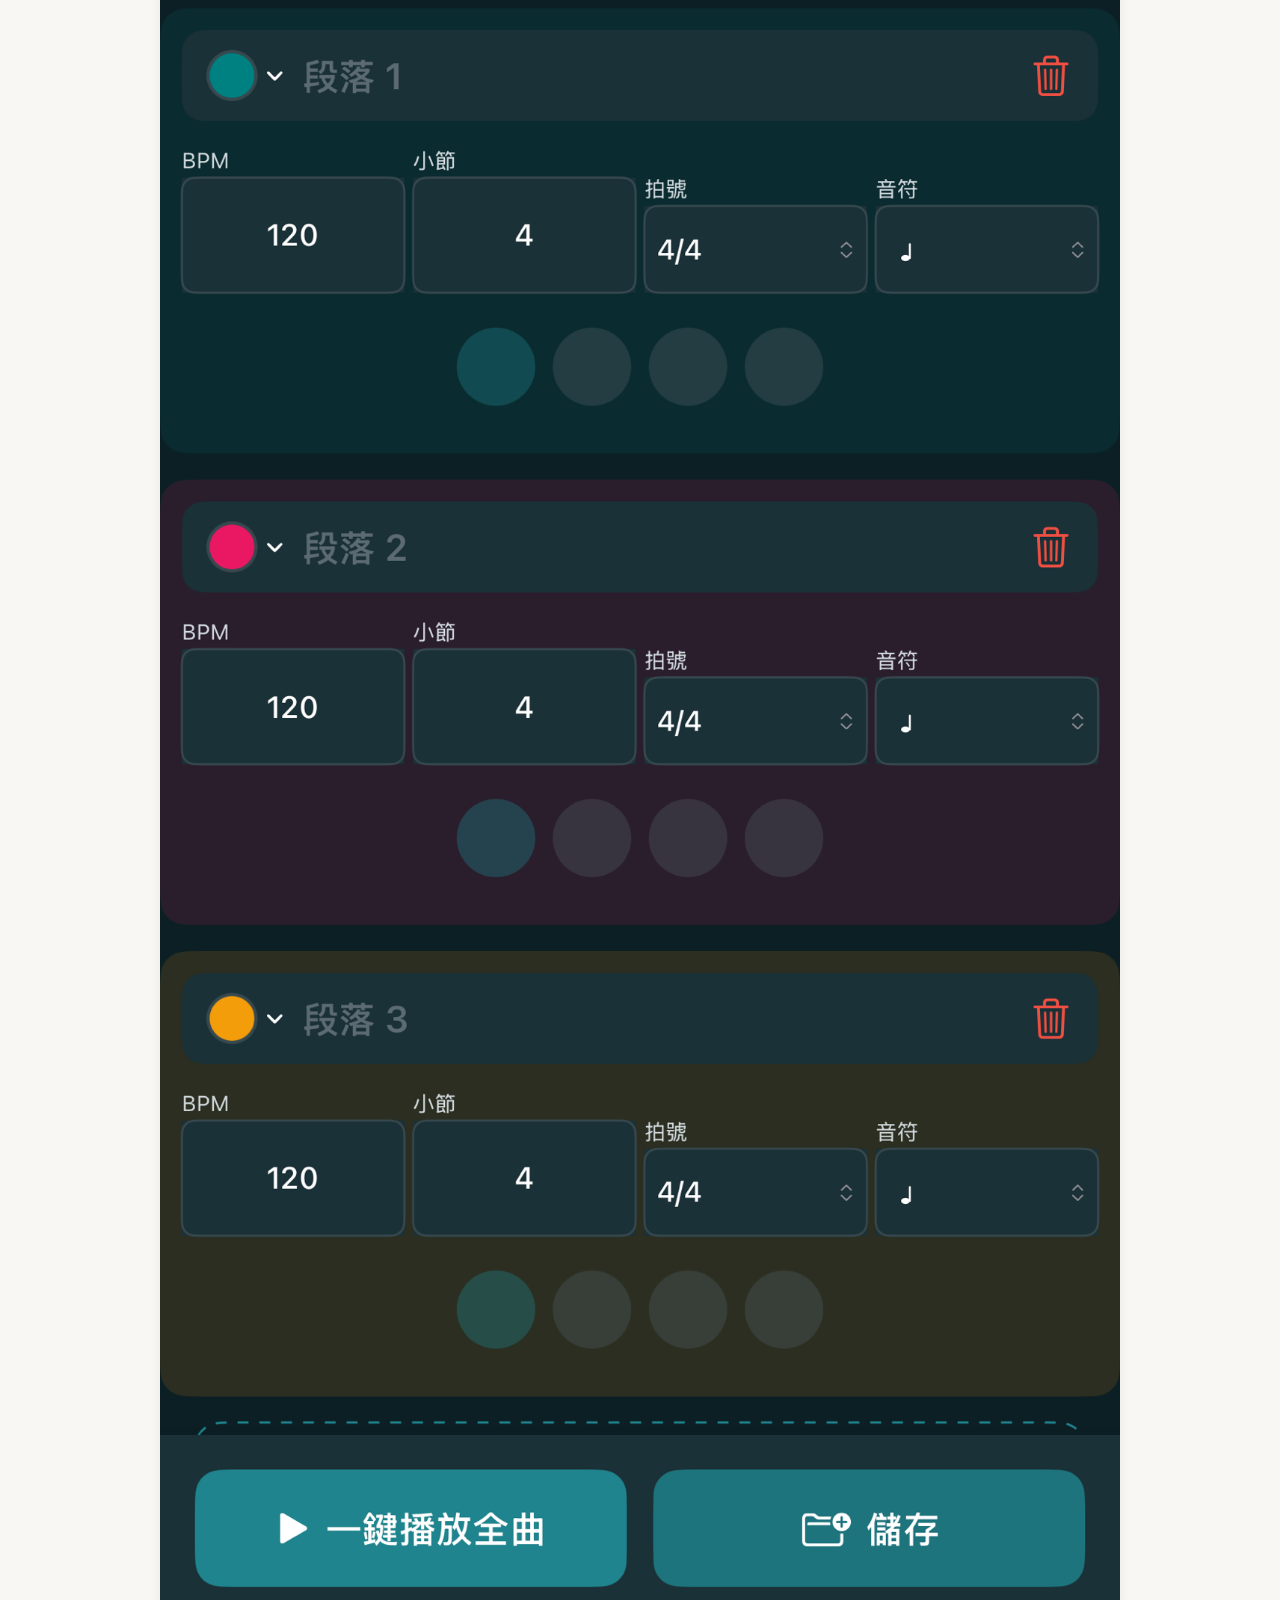
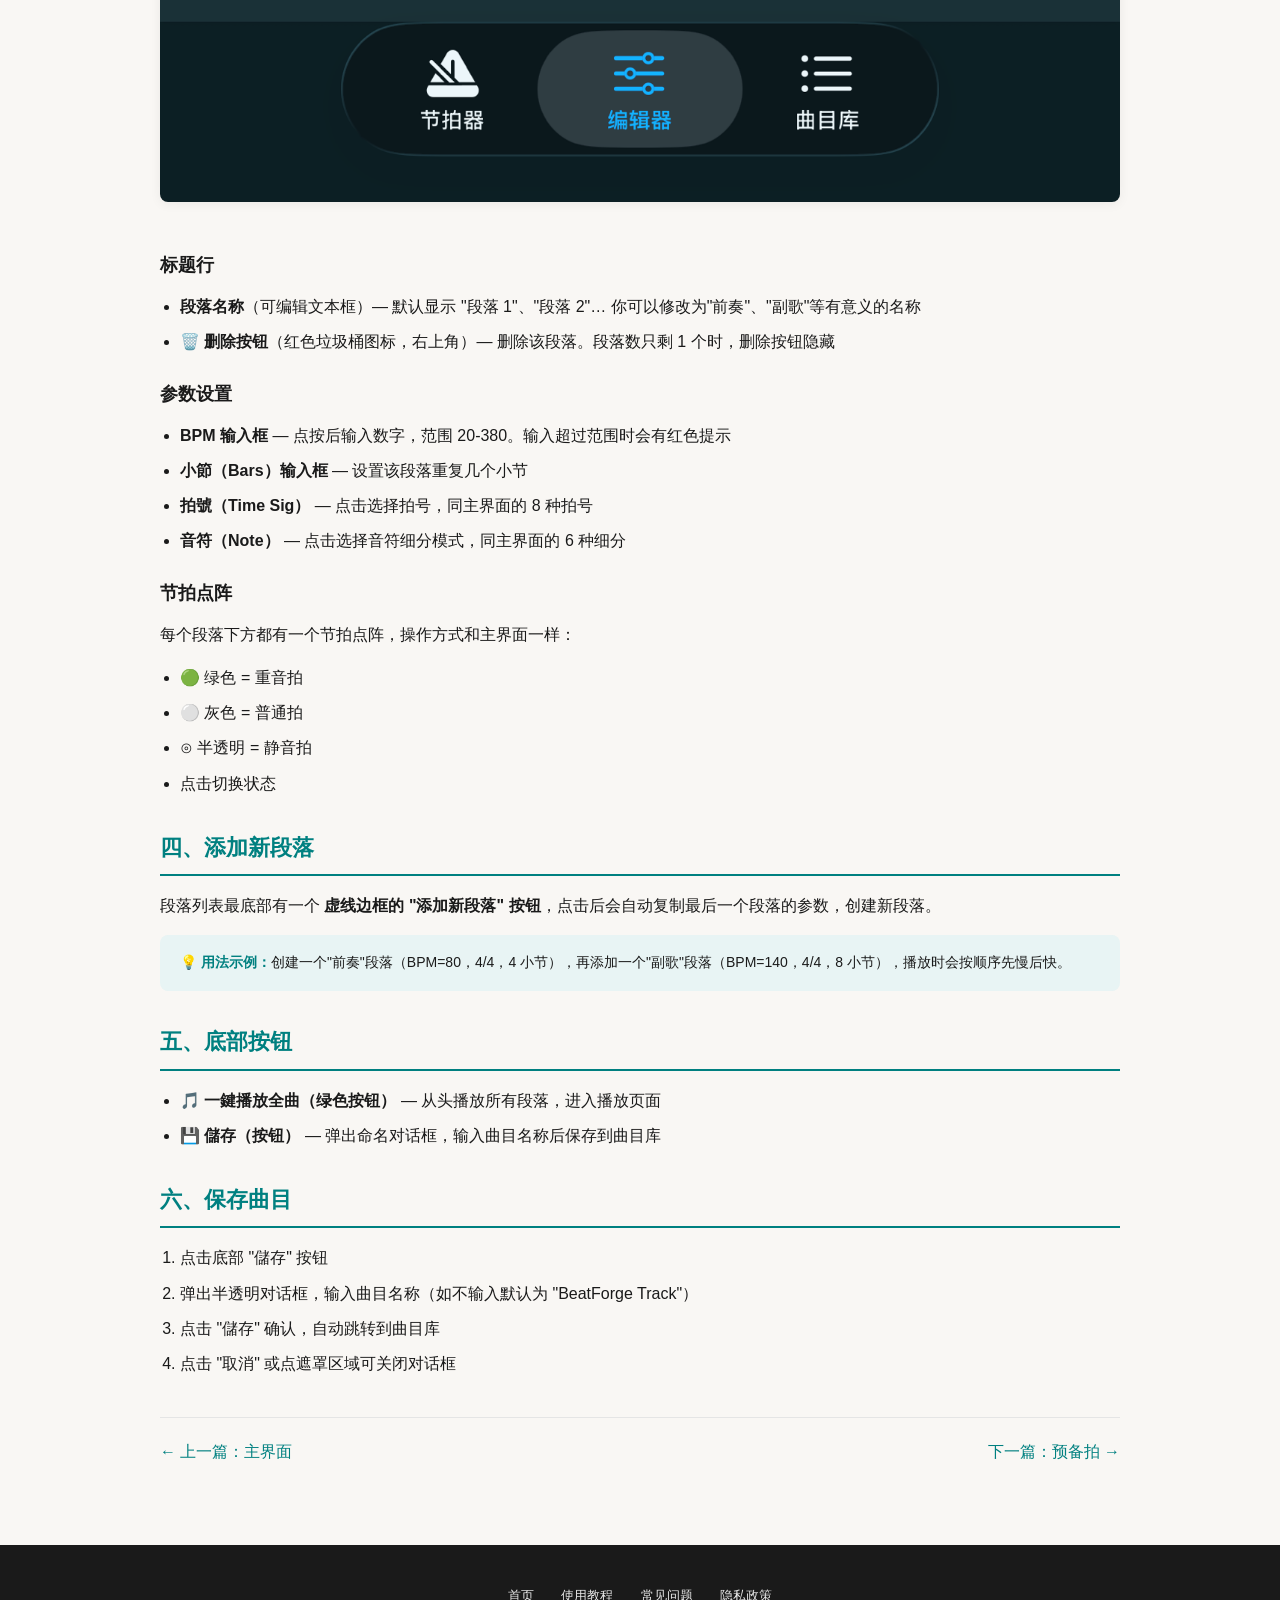
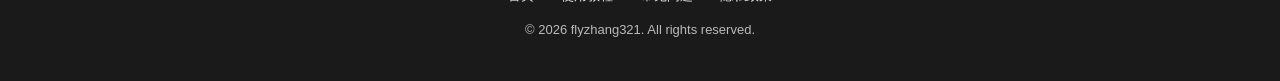
<file: tutorials/editor.html>
<!DOCTYPE html>
<html lang="zh-CN">
<head>
  <meta charset="UTF-8">
  <meta name="viewport" content="width=device-width, initial-scale=1">
  <title>段落编辑器 — BeatForge 教程</title>
  <meta name="description" content="学习 BeatForge 段落编辑器的每个按钮功能和使用方法。">
  <link rel="stylesheet" href="../css/style.css">
</head>
<body>

<header>
  <nav>
    <a href="../index.html" class="logo">BeatForge <span>节拍器</span></a>
    <a href="basic.html">使用教程</a>
    <a href="../faq.html">常见问题</a>
    <a href="../privacy.html">隐私政策</a>
  </nav>
</header>

<div class="page-header">
  <h1>段落编辑器</h1>
  <p>编排多段落变速曲目，每个段落的 BPM、拍号均可独立设置</p>
</div>

<div class="container content">

  <img src="../images/screenshot-editor.png" alt="段落编辑器全貌">

  <h2>一、页面概览</h2>
  <p>段落编辑器的页面非常简洁，从上到下分为三部分：</p>
  <ul>
    <li><strong>顶部导航栏</strong> — 返回按钮 + 标题</li>
    <li><strong>中间段落列表</strong> — 每个段落为一个独立的编辑卡片（SegmentCard）</li>
    <li><strong>底部操作栏</strong> — "一鍵播放全曲" 和 "儲存" 两个按钮</li>
  </ul>

  <h2>二、导航栏</h2>
  <ul>
    <li><strong>← 返回按钮</strong>（左上角）— 点击返回节拍器主界面</li>
    <li><strong>标题 "段落编辑器"</strong> — 跟随界面语言切换</li>
  </ul>

  <h2>三、段落卡片详解</h2>
  <p>每个段落在一个卡片中编辑，可添加任意多个段落（最少保留 1 个）：</p>

  <img src="../images/screenshot-editor.png" alt="段落卡片详情">

  <h3>标题行</h3>
  <ul>
    <li><strong>段落名称</strong>（可编辑文本框）— 默认显示 "段落 1"、"段落 2"… 你可以修改为"前奏"、"副歌"等有意义的名称</li>
    <li><strong>🗑️ 删除按钮</strong>（红色垃圾桶图标，右上角）— 删除该段落。段落数只剩 1 个时，删除按钮隐藏</li>
  </ul>

  <h3>参数设置</h3>
  <ul>
    <li><strong>BPM 输入框</strong> — 点按后输入数字，范围 20-380。输入超过范围时会有红色提示</li>
    <li><strong>小節（Bars）输入框</strong> — 设置该段落重复几个小节</li>
    <li><strong>拍號（Time Sig）</strong> — 点击选择拍号，同主界面的 8 种拍号</li>
    <li><strong>音符（Note）</strong> — 点击选择音符细分模式，同主界面的 6 种细分</li>
  </ul>

  <h3>节拍点阵</h3>
  <p>每个段落下方都有一个节拍点阵，操作方式和主界面一样：</p>
  <ul>
    <li>🟢 绿色 = 重音拍</li>
    <li>⚪ 灰色 = 普通拍</li>
    <li>⊙ 半透明 = 静音拍</li>
    <li>点击切换状态</li>
  </ul>

  <h2>四、添加新段落</h2>
  <p>段落列表最底部有一个 <strong>虚线边框的 "添加新段落" 按钮</strong>，点击后会自动复制最后一个段落的参数，创建新段落。</p>

  <div class="tip">
    <strong>💡 用法示例：</strong>创建一个"前奏"段落（BPM=80，4/4，4 小节），再添加一个"副歌"段落（BPM=140，4/4，8 小节），播放时会按顺序先慢后快。
  </div>

  <h2>五、底部按钮</h2>
  <ul>
    <li><strong>🎵 一鍵播放全曲（绿色按钮）</strong> — 从头播放所有段落，进入播放页面</li>
    <li><strong>💾 儲存（按钮）</strong> — 弹出命名对话框，输入曲目名称后保存到曲目库</li>
  </ul>

  <h2>六、保存曲目</h2>
  <ol>
    <li>点击底部 "儲存" 按钮</li>
    <li>弹出半透明对话框，输入曲目名称（如不输入默认为 "BeatForge Track"）</li>
    <li>点击 "儲存" 确认，自动跳转到曲目库</li>
    <li>点击 "取消" 或点遮罩区域可关闭对话框</li>
  </ol>

  <div style="margin-top:40px;padding-top:20px;border-top:1px solid var(--border);display:flex;justify-content:space-between;">
    <a href="basic.html">← 上一篇：主界面</a>
    <a href="countin.html">下一篇：预备拍 →</a>
  </div>

</div>

<footer>
  <div class="links">
    <a href="../index.html">首页</a>
    <a href="basic.html">使用教程</a>
    <a href="../faq.html">常见问题</a>
    <a href="../privacy.html">隐私政策</a>
  </div>
  <p>© 2026 flyzhang321. All rights reserved.</p>
</footer>

</body>
</html>
</file>
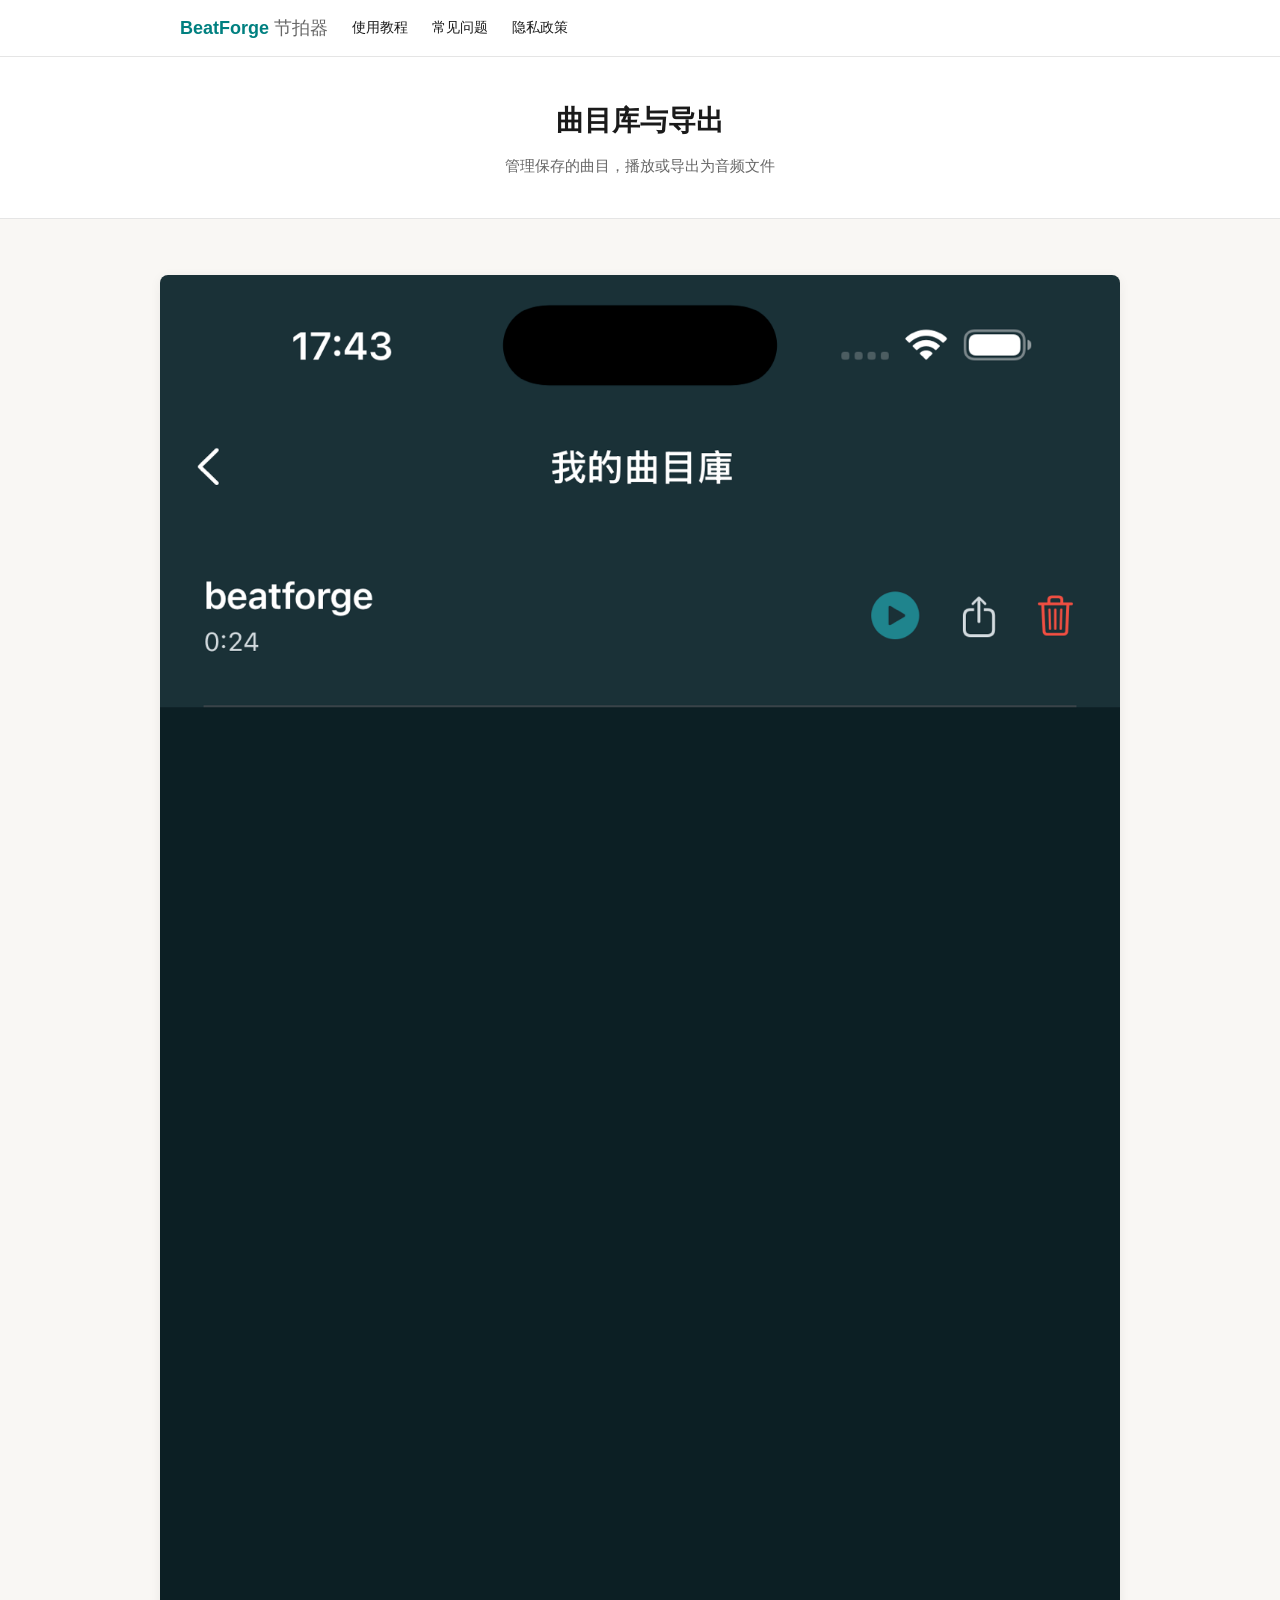
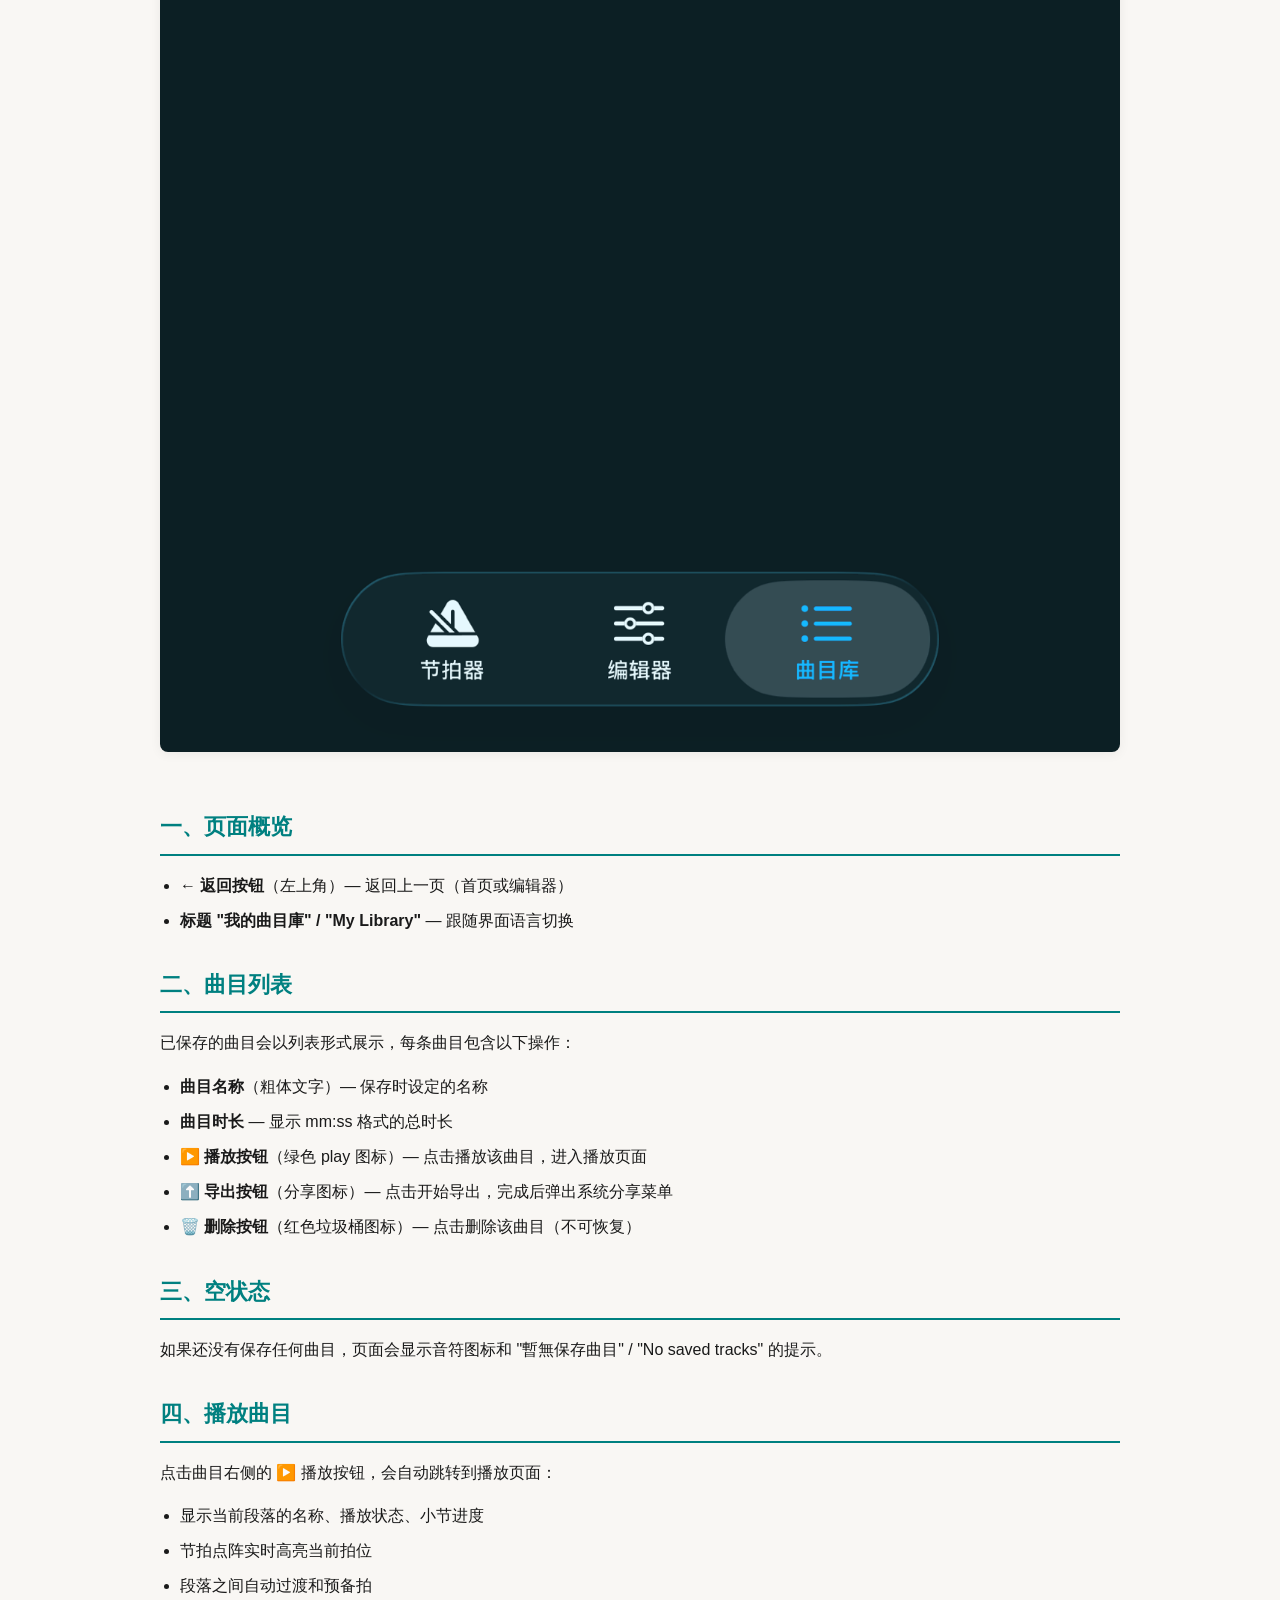
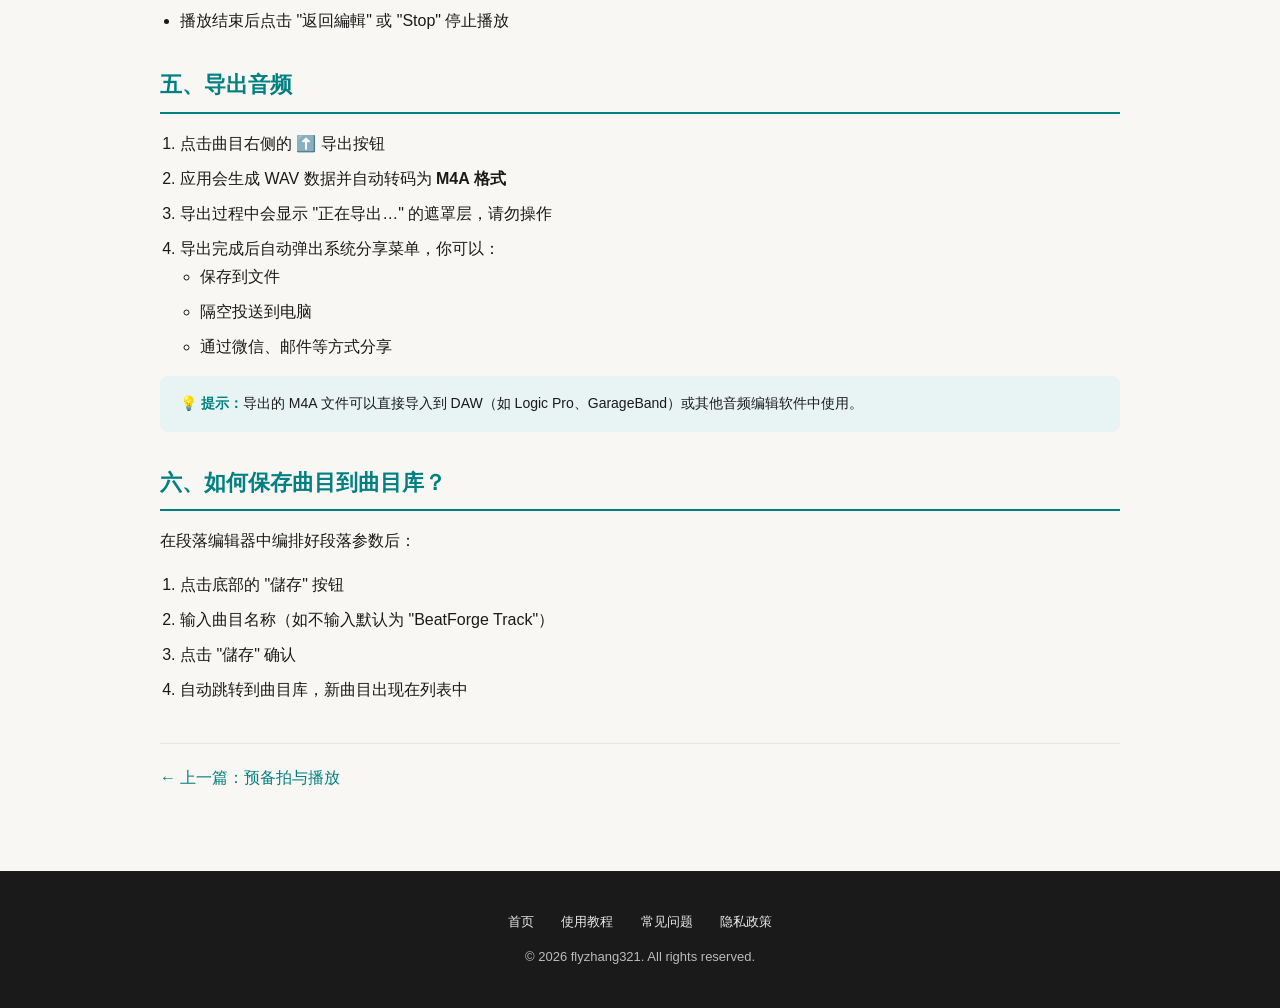
<file: tutorials/library.html>
<!DOCTYPE html>
<html lang="zh-CN">
<head>
  <meta charset="UTF-8">
  <meta name="viewport" content="width=device-width, initial-scale=1">
  <title>曲目库与导出 — BeatForge 教程</title>
  <meta name="description" content="学习 BeatForge 曲目库的使用方法：保存曲目、播放、导出 M4A 音频。">
  <link rel="stylesheet" href="../css/style.css">
</head>
<body>

<header>
  <nav>
    <a href="../index.html" class="logo">BeatForge <span>节拍器</span></a>
    <a href="basic.html">使用教程</a>
    <a href="../faq.html">常见问题</a>
    <a href="../privacy.html">隐私政策</a>
  </nav>
</header>

<div class="page-header">
  <h1>曲目库与导出</h1>
  <p>管理保存的曲目，播放或导出为音频文件</p>
</div>

<div class="container content">

  <img src="../images/screenshot-library.png" alt="曲目库页面">

  <h2>一、页面概览</h2>
  <ul>
    <li><strong>← 返回按钮</strong>（左上角）— 返回上一页（首页或编辑器）</li>
    <li><strong>标题 "我的曲目庫" / "My Library"</strong> — 跟随界面语言切换</li>
  </ul>

  <h2>二、曲目列表</h2>
  <p>已保存的曲目会以列表形式展示，每条曲目包含以下操作：</p>
  <ul>
    <li><strong>曲目名称</strong>（粗体文字）— 保存时设定的名称</li>
    <li><strong>曲目时长</strong> — 显示 mm:ss 格式的总时长</li>
    <li><strong>▶️ 播放按钮</strong>（绿色 play 图标）— 点击播放该曲目，进入播放页面</li>
    <li><strong>⬆️ 导出按钮</strong>（分享图标）— 点击开始导出，完成后弹出系统分享菜单</li>
    <li><strong>🗑️ 删除按钮</strong>（红色垃圾桶图标）— 点击删除该曲目（不可恢复）</li>
  </ul>

  <h2>三、空状态</h2>
  <p>如果还没有保存任何曲目，页面会显示音符图标和 "暫無保存曲目" / "No saved tracks" 的提示。</p>

  <h2>四、播放曲目</h2>
  <p>点击曲目右侧的 ▶️ 播放按钮，会自动跳转到播放页面：</p>
  <ul>
    <li>显示当前段落的名称、播放状态、小节进度</li>
    <li>节拍点阵实时高亮当前拍位</li>
    <li>段落之间自动过渡和预备拍</li>
    <li>播放结束后点击 "返回編輯" 或 "Stop" 停止播放</li>
  </ul>

  <h2>五、导出音频</h2>
  <ol>
    <li>点击曲目右侧的 ⬆️ 导出按钮</li>
    <li>应用会生成 WAV 数据并自动转码为 <strong>M4A 格式</strong></li>
    <li>导出过程中会显示 "正在导出…" 的遮罩层，请勿操作</li>
    <li>导出完成后自动弹出系统分享菜单，你可以：
      <ul>
        <li>保存到文件</li>
        <li>隔空投送到电脑</li>
        <li>通过微信、邮件等方式分享</li>
      </ul>
    </li>
  </ol>

  <div class="tip">
    <strong>💡 提示：</strong>导出的 M4A 文件可以直接导入到 DAW（如 Logic Pro、GarageBand）或其他音频编辑软件中使用。
  </div>

  <h2>六、如何保存曲目到曲目库？</h2>
  <p>在段落编辑器中编排好段落参数后：</p>
  <ol>
    <li>点击底部的 "儲存" 按钮</li>
    <li>输入曲目名称（如不输入默认为 "BeatForge Track"）</li>
    <li>点击 "儲存" 确认</li>
    <li>自动跳转到曲目库，新曲目出现在列表中</li>
  </ol>

  <div style="margin-top:40px;padding-top:20px;border-top:1px solid var(--border);display:flex;justify-content:space-between;">
    <a href="countin.html">← 上一篇：预备拍与播放</a>
  </div>

</div>

<footer>
  <div class="links">
    <a href="../index.html">首页</a>
    <a href="basic.html">使用教程</a>
    <a href="../faq.html">常见问题</a>
    <a href="../privacy.html">隐私政策</a>
  </div>
  <p>© 2026 flyzhang321. All rights reserved.</p>
</footer>

</body>
</html>
</file>
<file: css/style.css>
/* ===== BeatForge 官网样式 ===== */
:root {
  --primary: #008080;
  --primary-dark: #006060;
  --primary-light: #00a0a0;
  --bg: #f9f7f4;
  --bg-card: #ffffff;
  --text: #1a1a1a;
  --text-light: #666;
  --border: #e5e5e5;
  --shadow: 0 2px 12px rgba(0,0,0,0.06);
  --radius: 12px;
}

* { margin: 0; padding: 0; box-sizing: border-box; }
body { font-family: -apple-system, BlinkMacSystemFont, "PingFang SC", "Helvetica Neue", sans-serif; background: var(--bg); color: var(--text); line-height: 1.7; }

a { color: var(--primary); text-decoration: none; }
a:hover { color: var(--primary-dark); }

/* ===== 顶部导航 ===== */
header {
  background: var(--bg-card);
  border-bottom: 1px solid var(--border);
  position: sticky; top: 0; z-index: 100;
}
nav {
  max-width: 960px; margin: 0 auto; padding: 0 20px;
  display: flex; align-items: center; height: 56px; gap: 24px;
}
nav .logo { font-weight: 700; font-size: 18px; color: var(--primary); }
nav .logo span { font-weight: 300; color: var(--text-light); }
nav a { font-size: 14px; color: var(--text); }
nav a:hover { color: var(--primary); }

/* ===== 主容器 ===== */
.container { max-width: 960px; margin: 0 auto; padding: 0 20px; }

/* ===== 首页 Hero ===== */
.hero {
  text-align: center; padding: 80px 20px 60px;
  background: linear-gradient(135deg, #008080 0%, #004d4d 100%);
  color: white; border-radius: 0 0 24px 24px;
}
.hero h1 { font-size: 40px; font-weight: 700; margin-bottom: 12px; }
.hero p { font-size: 18px; opacity: 0.9; margin-bottom: 32px; }
.hero .badge {
  display: inline-block; background: rgba(255,255,255,0.2);
  padding: 8px 20px; border-radius: 20px; font-size: 14px;
}
.btn-download {
  display: inline-block; background: white; color: var(--primary);
  padding: 14px 40px; border-radius: 28px; font-size: 18px; font-weight: 600;
  transition: transform 0.2s, box-shadow 0.2s;
}
.btn-download:hover { transform: translateY(-2px); box-shadow: 0 8px 24px rgba(0,0,0,0.15); color: var(--primary-dark); }

/* ===== 功能区域 ===== */
.section { padding: 60px 0; }
.section-title { font-size: 28px; text-align: center; margin-bottom: 40px; color: var(--primary); }

.features-grid { display: grid; grid-template-columns: repeat(auto-fit, minmax(260px, 1fr)); gap: 24px; }
.feature-card {
  background: var(--bg-card); border-radius: var(--radius); padding: 28px;
  box-shadow: var(--shadow); transition: transform 0.2s;
}
.feature-card:hover { transform: translateY(-4px); }
.feature-card .icon { font-size: 32px; margin-bottom: 12px; }
.feature-card h3 { font-size: 18px; margin-bottom: 8px; }
.feature-card p { font-size: 14px; color: var(--text-light); }

/* ===== 截图区 ===== */
.screenshots { display: grid; grid-template-columns: repeat(auto-fit, minmax(200px, 1fr)); gap: 16px; }
.screenshot-card {
  background: var(--bg-card); border-radius: var(--radius); overflow: hidden;
  box-shadow: var(--shadow); text-align: center; padding-bottom: 12px;
}
.screenshot-card img { width: 100%; display: block; }
.screenshot-card .label { font-size: 13px; color: var(--text-light); padding: 8px 12px 0; }

/* ===== 内容页通用 ===== */
.page-header {
  padding: 40px 20px; text-align: center; background: var(--bg-card);
  border-bottom: 1px solid var(--border);
}
.page-header h1 { font-size: 28px; margin-bottom: 8px; }
.page-header p { color: var(--text-light); font-size: 15px; }

.content { padding: 40px 0 80px; }
.content h2 { font-size: 22px; color: var(--primary); margin: 32px 0 16px; padding-bottom: 8px; border-bottom: 2px solid var(--primary); }
.content h3 { font-size: 18px; margin: 24px 0 12px; }
.content p { margin-bottom: 16px; }
.content ul, .content ol { margin: 0 0 16px 20px; }
.content li { margin-bottom: 8px; }
.content .tip { background: #e8f4f4; padding: 16px 20px; border-radius: 8px; margin: 16px 0; font-size: 14px; }
.content .tip strong { color: var(--primary); }
.content img { max-width: 100%; border-radius: 8px; box-shadow: var(--shadow); margin: 16px 0; }

/* ===== FAQ ===== */
.faq-item { background: var(--bg-card); border-radius: var(--radius); padding: 20px 24px; margin-bottom: 12px; box-shadow: var(--shadow); }
.faq-item h3 { color: var(--primary); font-size: 16px; margin-bottom: 8px; cursor: pointer; }
.faq-item p { font-size: 14px; color: var(--text-light); }

/* ===== 页脚 ===== */
footer { background: var(--text); color: rgba(255,255,255,0.7); padding: 40px 20px; text-align: center; font-size: 13px; }
footer a { color: rgba(255,255,255,0.9); }
footer a:hover { color: white; }
footer .links { margin-bottom: 12px; }
footer .links a { margin: 0 12px; }

/* ===== 图片占位 ===== */
.img-placeholder {
  background: #e8e8e8; border-radius: 8px; display: flex;
  align-items: center; justify-content: center;
  color: #999; font-size: 14px; min-height: 200px;
  margin: 16px 0; border: 2px dashed #ccc;
}

/* ===== 响应式 ===== */
@media (max-width: 640px) {
  .hero h1 { font-size: 28px; }
  .hero p { font-size: 16px; }
  .hero { padding: 60px 16px 40px; }
  nav { gap: 12px; }
  nav a { font-size: 13px; }
  .section-title { font-size: 22px; }
}
</file>
